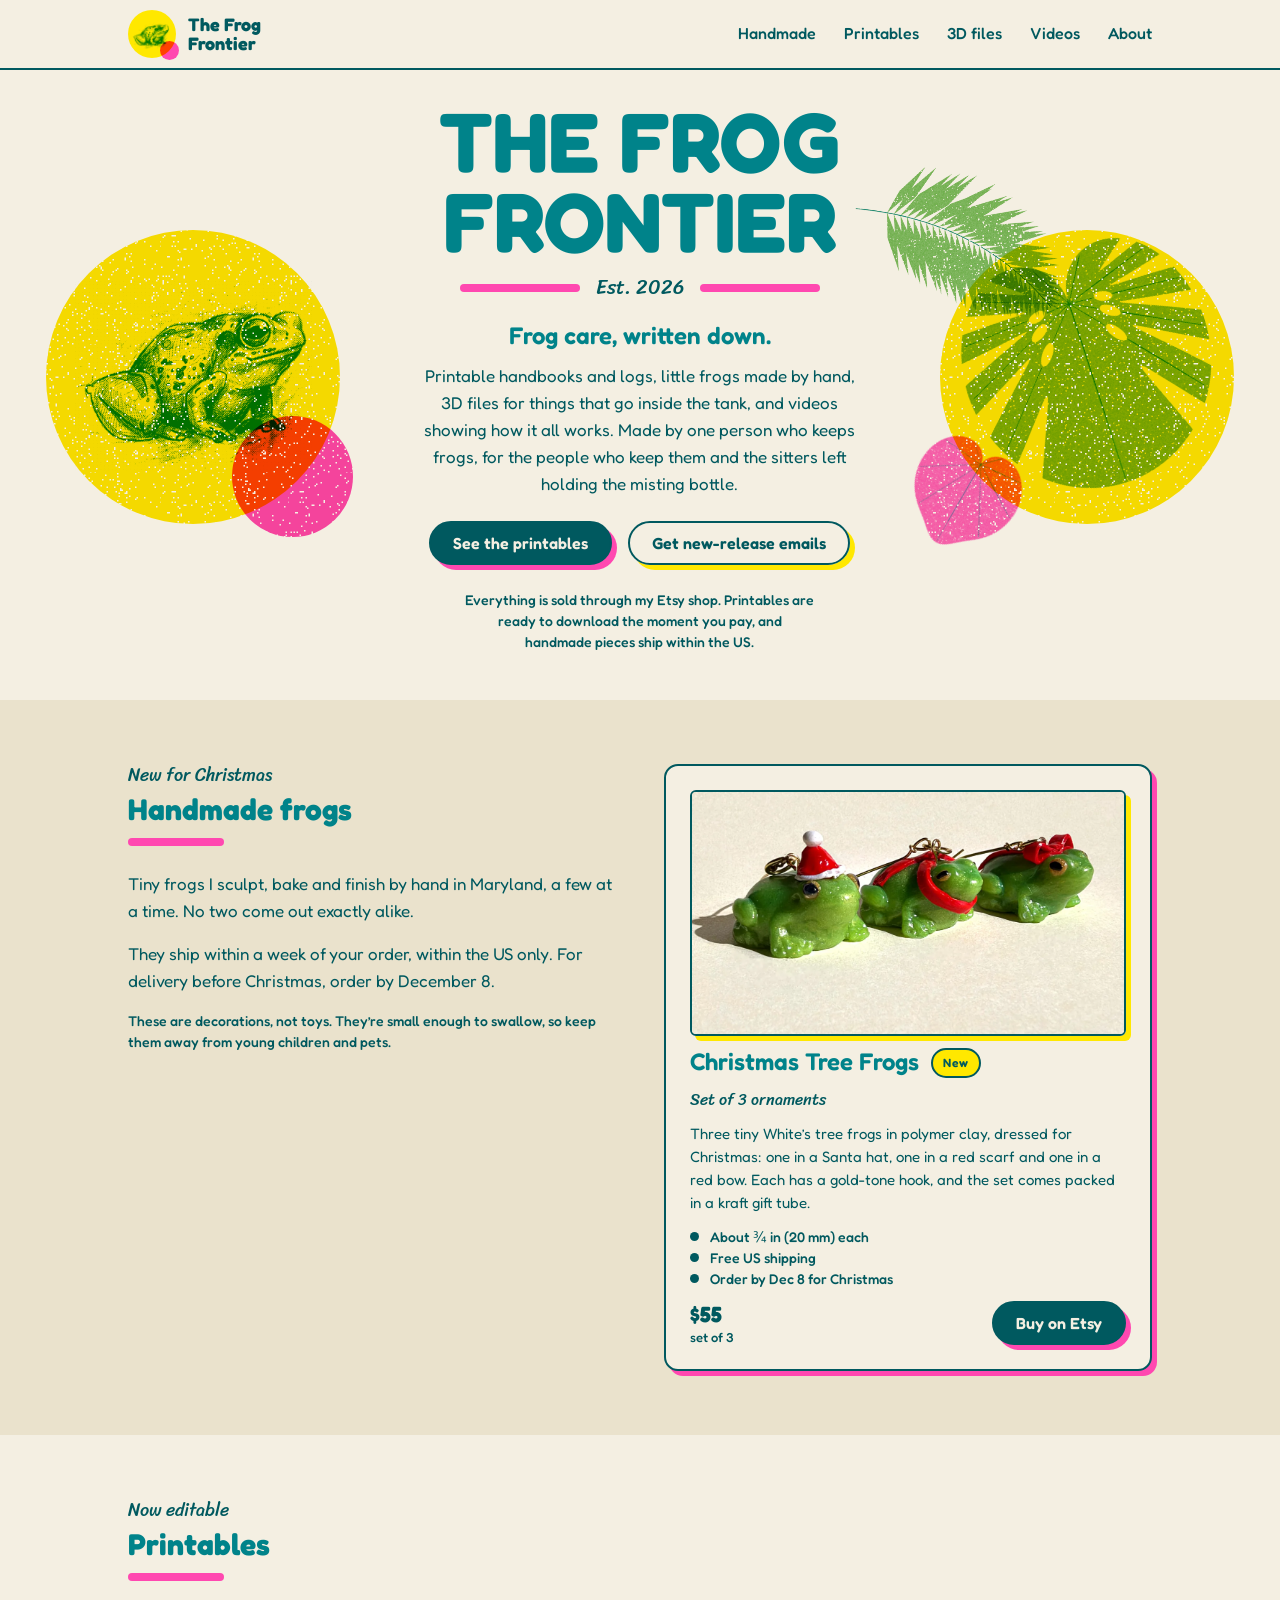
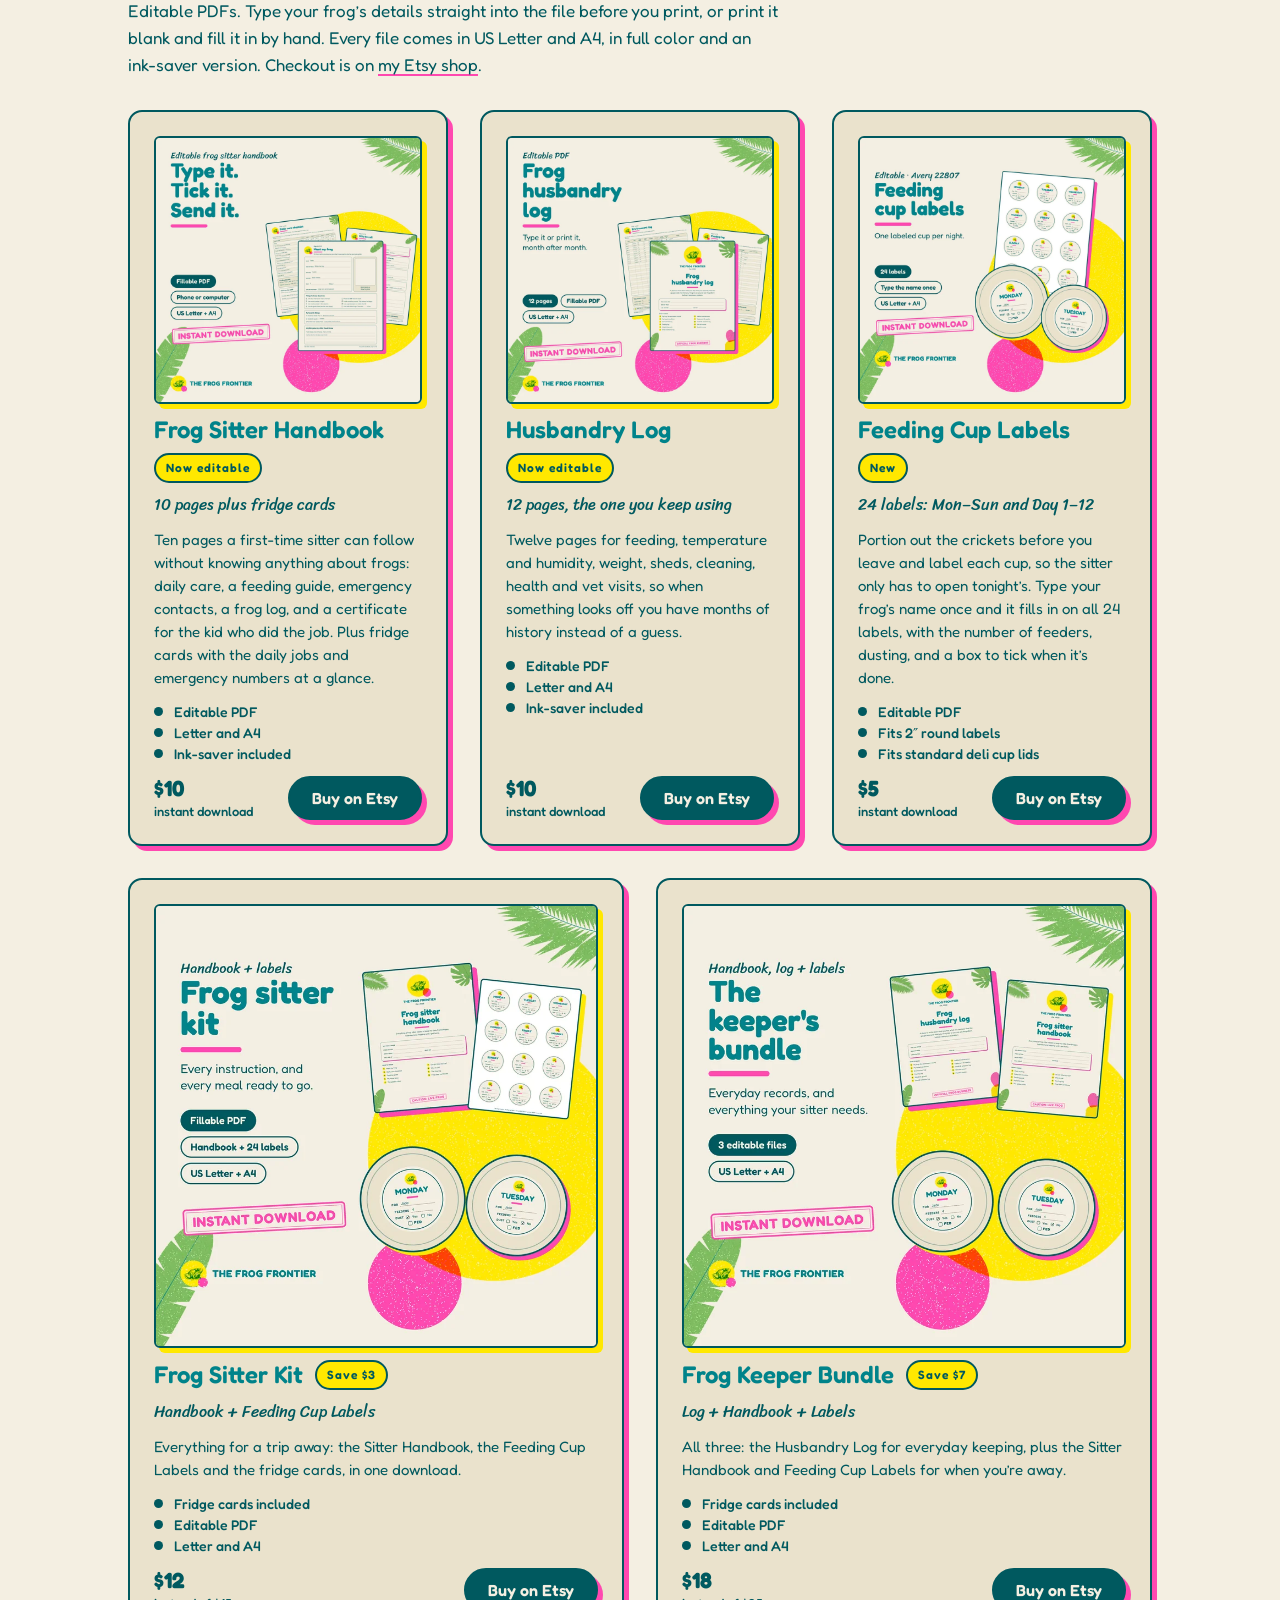
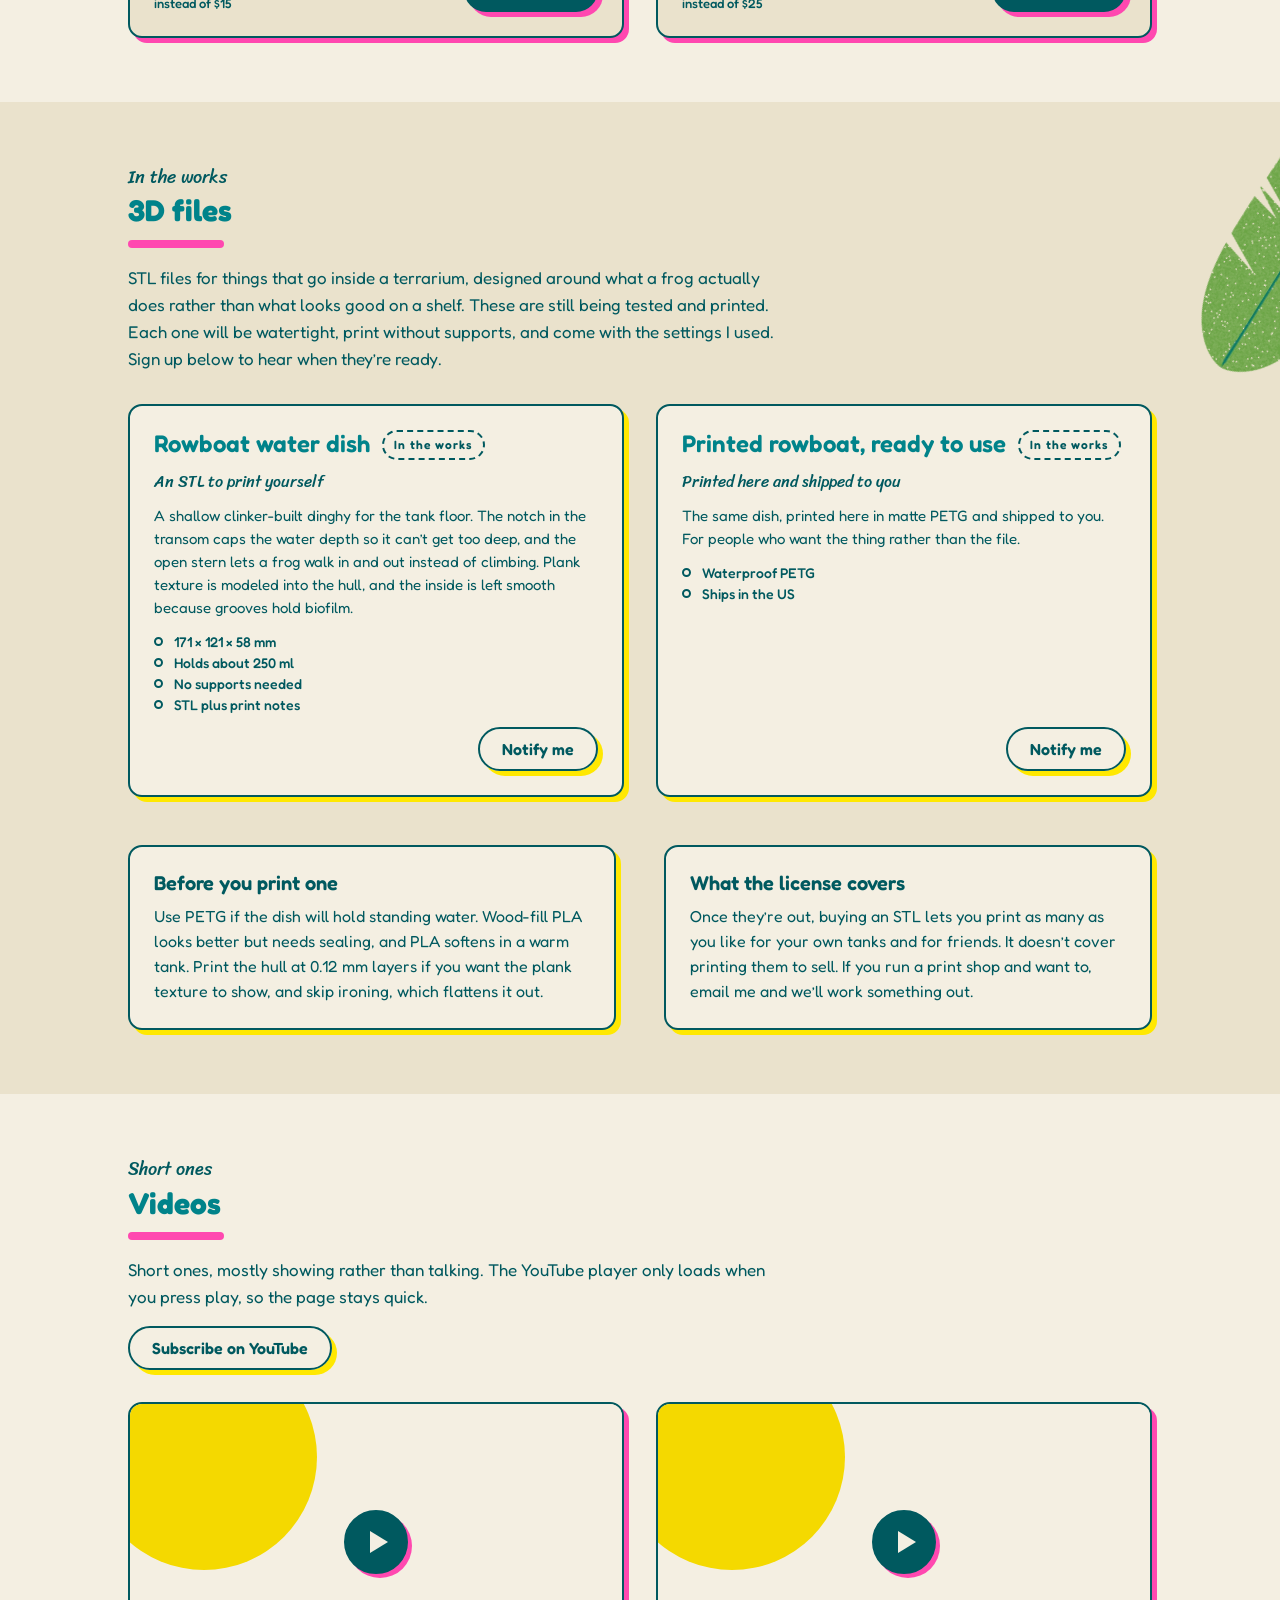
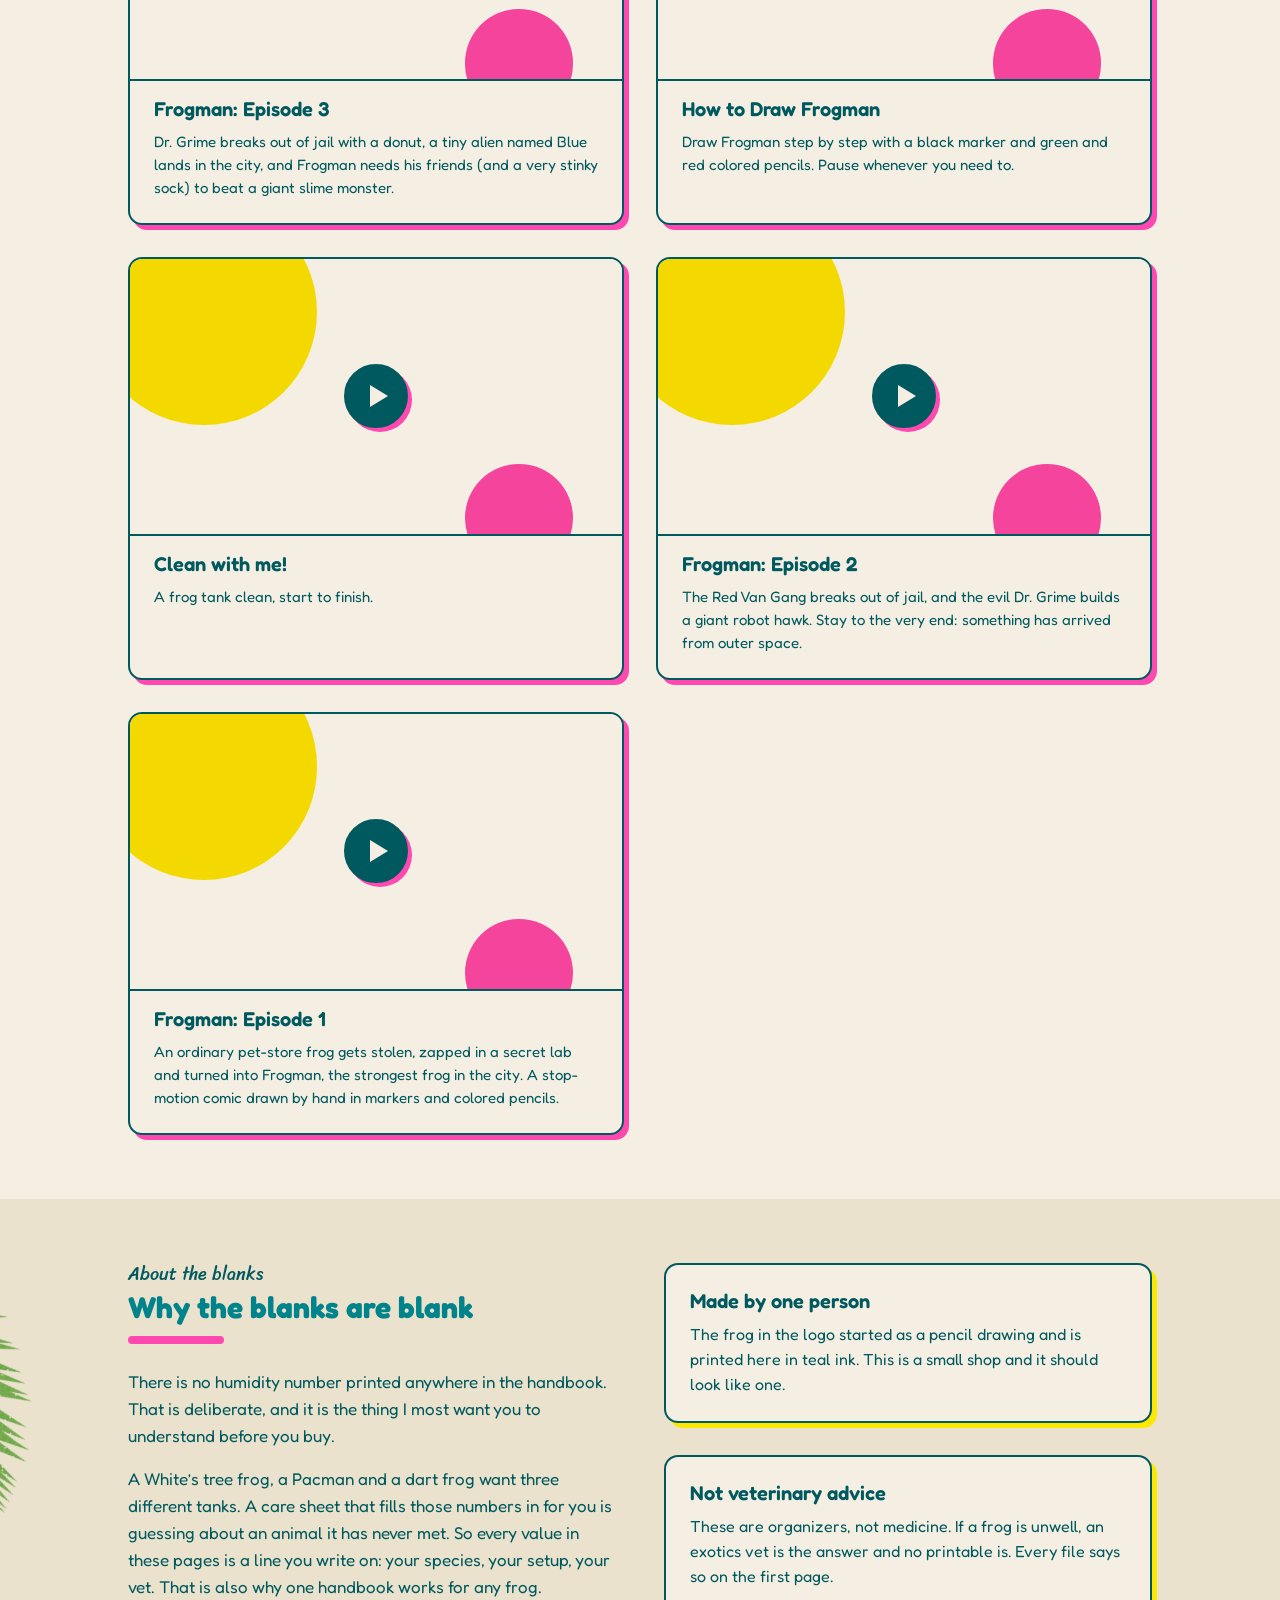
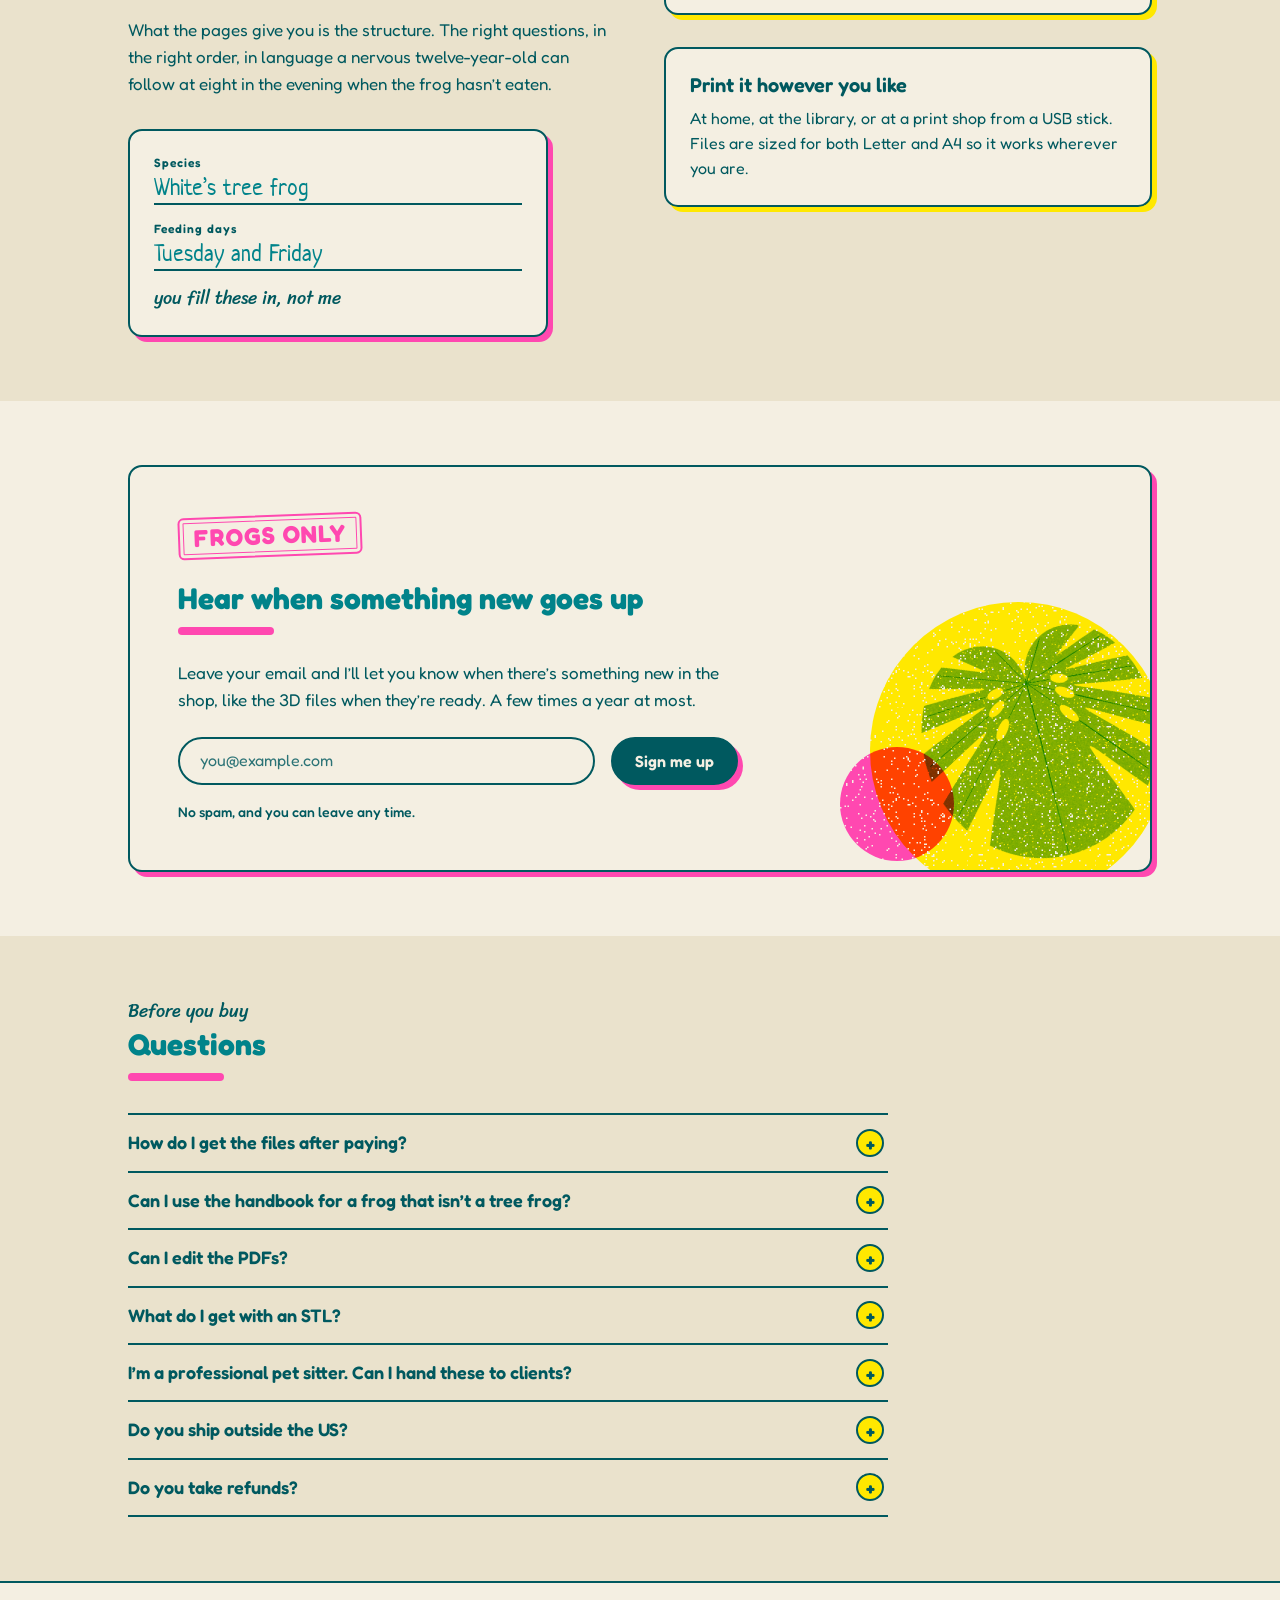
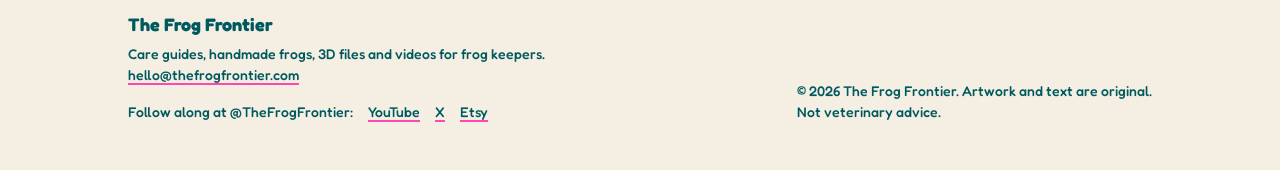
<file: public/index.html>
<!DOCTYPE html>
<!--
  THE FROG FRONTIER
  =================================================================
  Design: the November 2026 brand kit (risograph inks on cream paper).
  Brand colors, type and components live in site.css. Do not add
  colors or fonts here.

  Things you may still need to fill in: search for EMAIL.
  =================================================================
-->
<html lang="en">
<head>
<meta charset="utf-8">
<meta name="viewport" content="width=device-width, initial-scale=1">
<title>The Frog Frontier: frog care printables, handmade frogs, 3D files and videos</title>
<meta name="description" content="Editable printable care handbooks and logs, handmade polymer clay frog ornaments, 3D printable terrarium accessories, and videos for people who keep frogs.">
<meta name="theme-color" content="#F4EFE2">
<link rel="icon" href="assets/favicon.ico?v=2" sizes="any">
<link rel="apple-touch-icon" href="assets/apple-touch-icon.png?v=2">
<meta property="og:title" content="The Frog Frontier">
<meta property="og:description" content="Small goods for frog people: printable care guides, handmade frogs, 3D files and videos.">
<meta property="og:image" content="https://thefrogfrontier.com/assets/social-1200x630.jpg">
<meta property="og:type" content="website">
<link rel="preload" href="fonts/Fredoka.woff2" as="font" type="font/woff2" crossorigin>
<link rel="stylesheet" href="site.css">
</head>
<body>

<header class="bar">
  <div class="wrap">
    <a class="mark" href="#top">
      <span class="mark__logo" aria-hidden="true">
        <span class="ff-disc ff-disc--yellow" style="inset:0"></span>
        <span class="ff-disc ff-disc--pink" style="width:40%;right:-6%;bottom:-4%"></span>
        <img src="assets/frog-teal.webp" alt="" width="640" height="514" style="width:78%;left:9%;top:20%">
      </span>
      <span class="mark__name">The Frog<br>Frontier</span>
    </a>
    <nav class="nav" aria-label="Sections">
      <a href="#handmade">Handmade</a>
      <a href="#printables">Printables</a>
      <a href="#files" class="hide-sm">3D files</a>
      <a href="#videos" class="hide-xs">Videos</a>
      <a href="#about" class="hide-md">About</a>
    </nav>
  </div>
</header>

<main id="top">

  <!-- ==================================================== HERO -->
  <header class="ff-hero">
    <div class="ff-hero__side ff-grain">
      <span class="ff-disc ff-disc--yellow" style="inset:4%"></span>
      <span class="ff-disc ff-disc--pink" style="width:38%;right:0;bottom:0"></span>
      <img src="assets/frog-teal.webp" width="640" height="514" fetchpriority="high"
           alt="The Frog Frontier frog" style="width:74%;left:13%;top:20%">
    </div>

    <div>
      <h1 class="ff-hero__name">The Frog<br>Frontier</h1>
      <p class="ff-hero__est">Est. 2026</p>
      <div class="hero__copy">
        <p class="hero__lead">Frog care, written down.</p>
        <p>Printable handbooks and logs, little frogs made by hand, 3D files for things that
          go inside the tank, and videos showing how it all works. Made by one person who keeps frogs, for the people
          who keep them and the sitters left holding the misting bottle.</p>
        <div class="hero__actions">
          <a class="ff-btn" href="#printables">See the printables</a>
          <a class="ff-btn ff-btn--ghost" href="#updates">Get new-release emails</a>
        </div>
        <p class="hero__note">Everything is sold through my Etsy shop. Printables are ready to
          download the moment you pay, and handmade pieces ship within the US.</p>
      </div>
    </div>

    <div class="ff-hero__side ff-hero__side--leaves ff-grain" aria-hidden="true">
      <span class="ff-disc ff-disc--yellow" style="inset:4%"></span>
      <img src="assets/leaf-monstera.webp" alt="" width="680" height="653" style="width:78%;left:12%;top:10%;transform:rotate(-18deg)">
      <img src="assets/leaf-frond.webp" alt="" width="839" height="474" style="width:70%;left:-22%;top:-12%;transform:rotate(35deg)">
      <img src="assets/leaf-heart.webp" alt="" width="436" height="434" style="width:34%;left:-6%;bottom:-4%;transform:rotate(30deg)">
    </div>
  </header>

  <!-- ==================================================== HANDMADE -->
  <section class="section section--deep" id="handmade">
    <div class="wrap split">
      <div>
        <span class="ff-eyebrow">New for Christmas</span>
        <h2 class="ff-title">Handmade frogs</h2>
        <p style="margin-top:var(--space-6)">Tiny frogs I sculpt, bake and finish by hand in
          Maryland, a few at a time. No two come out exactly alike.</p>
        <p>They ship within a week of your order, within the US only. For delivery before
          Christmas, order by December 8.</p>
        <p class="fineprint">These are decorations, not toys. They&rsquo;re small enough to
          swallow, so keep them away from young children and pets.</p>
      </div>

      <article class="ff-card">
        <img class="card__photo" src="assets/ornaments-trio.webp" width="1200" height="675" loading="lazy"
             alt="Three small green polymer clay tree frogs in a row: one in a red Santa hat, one in a red scarf, one with a red bow, each with a gold hook.">
        <div class="card__top">
          <h3 class="ff-card__name">Christmas Tree Frogs</h3>
          <span class="tag">New</span>
        </div>
        <p class="ff-card__note">Set of 3 ornaments</p>
        <p class="ff-card__blurb">Three tiny White&rsquo;s tree frogs in polymer clay, dressed for
          Christmas: one in a Santa hat, one in a red scarf and one in a red bow. Each has a
          gold-tone hook, and the set comes packed in a kraft gift tube.</p>
        <ul class="spec">
          <li>About &frac34; in (20 mm) each</li>
          <li>Free US shipping</li>
          <li>Order by Dec 8 for Christmas</li>
        </ul>
        <div class="ff-card__row">
          <span class="ff-card__price">$55<small>set of 3</small></span>
          <a class="ff-btn" href="https://www.etsy.com/listing/4619547206/handmade-polymer-clay-tree-frog" data-link>Buy on Etsy</a>
        </div>
      </article>
    </div>
  </section>

  <!-- ==================================================== PRINTABLES -->
  <section class="section" id="printables">
    <div class="wrap">
      <div class="section__intro">
        <span class="ff-eyebrow">Now editable</span>
        <h2 class="ff-title">Printables</h2>
        <p>Editable PDFs. Type your frog&rsquo;s details straight into the file before you
          print, or print it blank and fill it in by hand. Every file comes in US Letter and
          A4, in full color and an ink-saver version. Checkout is on
          <a href="https://www.etsy.com/shop/TheFrogFrontier" data-link>my Etsy shop</a>.</p>
      </div>

      <!-- Each card's picture is its Etsy listing photo, saved square in assets/ as
           printable-*.webp. To change one, replace that file (or point the <img> at a new one). -->
      <ul class="grid grid--products">

        <li>
          <article class="ff-card">
            <img class="card__photo card__photo--square" src="assets/printable-handbook.webp" width="800" height="800" loading="lazy"
                 alt="The Frog Sitter Handbook: pages for meeting the frog, a daily care checklist and who to call, filled in with sample details.">
            <div class="card__top">
              <h3 class="ff-card__name">Frog Sitter Handbook</h3>
              <span class="tag">Now editable</span>
            </div>
            <p class="ff-card__note">10 pages plus fridge cards</p>
            <p class="ff-card__blurb">Ten pages a first-time sitter can follow without knowing anything
              about frogs: daily care, a feeding guide, emergency contacts, a frog log, and a
              certificate for the kid who did the job. Plus fridge cards with the daily jobs and
              emergency numbers at a glance.</p>
            <ul class="spec">
              <li>Editable PDF</li>
              <li>Letter and A4</li>
              <li>Ink-saver included</li>
            </ul>
            <div class="ff-card__row">
              <span class="ff-card__price">$10<small>instant download</small></span>
              <a class="ff-btn" href="https://www.etsy.com/listing/4591901030/editable-frog-sitter-handbook-fillable" data-link>Buy on Etsy</a>
            </div>
          </article>
        </li>

        <li>
          <article class="ff-card">
            <img class="card__photo card__photo--square" src="assets/printable-log.webp" width="800" height="800" loading="lazy"
                 alt="The Frog Husbandry Log: the cover, an environment log and a feeding log, filled in with sample readings.">
            <div class="card__top">
              <h3 class="ff-card__name">Husbandry Log</h3>
              <span class="tag">Now editable</span>
            </div>
            <p class="ff-card__note">12 pages, the one you keep using</p>
            <p class="ff-card__blurb">Twelve pages for feeding, temperature and humidity, weight, sheds,
              cleaning, health and vet visits, so when something looks off you have months of
              history instead of a guess.</p>
            <ul class="spec">
              <li>Editable PDF</li>
              <li>Letter and A4</li>
              <li>Ink-saver included</li>
            </ul>
            <div class="ff-card__row">
              <span class="ff-card__price">$10<small>instant download</small></span>
              <a class="ff-btn" href="https://www.etsy.com/listing/4591928135/editable-frog-husbandry-log-fillable-pdf" data-link>Buy on Etsy</a>
            </div>
          </article>
        </li>

        <li>
          <article class="ff-card">
            <img class="card__photo card__photo--square" src="assets/printable-labels.webp" width="800" height="800" loading="lazy"
                 alt="A sheet of round feeding cup labels, one for each day of the week, with two of them on deli cup lids.">
            <div class="card__top">
              <h3 class="ff-card__name">Feeding Cup Labels</h3>
              <span class="tag">New</span>
            </div>
            <p class="ff-card__note">24 labels: Mon&ndash;Sun and Day 1&ndash;12</p>
            <p class="ff-card__blurb">Portion out the crickets before you leave and label each cup, so the
              sitter only has to open tonight&rsquo;s. Type your frog&rsquo;s name once and it fills
              in on all 24 labels, with the number of feeders, dusting, and a box to tick when
              it&rsquo;s done.</p>
            <ul class="spec">
              <li>Editable PDF</li>
              <li>Fits 2&Prime; round labels</li>
              <li>Fits standard deli cup lids</li>
            </ul>
            <div class="ff-card__row">
              <span class="ff-card__price">$5<small>instant download</small></span>
              <a class="ff-btn" href="https://www.etsy.com/listing/4591928776/feeding-cup-labels-for-pet-sitter" data-link>Buy on Etsy</a>
            </div>
          </article>
        </li>

        <li class="wide">
          <article class="ff-card">
            <img class="card__photo card__photo--square" src="assets/printable-kit.webp" width="800" height="800" loading="lazy"
                 alt="The Frog Sitter Kit: the sitter handbook cover beside a sheet of feeding cup labels and two labeled cup lids.">
            <div class="card__top">
              <h3 class="ff-card__name">Frog Sitter Kit</h3>
              <span class="tag">Save $3</span>
            </div>
            <p class="ff-card__note">Handbook + Feeding Cup Labels</p>
            <p class="ff-card__blurb">Everything for a trip away: the Sitter Handbook, the Feeding Cup
              Labels and the fridge cards, in one download.</p>
            <ul class="spec">
              <li>Fridge cards included</li>
              <li>Editable PDF</li>
              <li>Letter and A4</li>
            </ul>
            <div class="ff-card__row">
              <span class="ff-card__price">$12<small>instead of $15</small></span>
              <a class="ff-btn" href="https://www.etsy.com/listing/4591921239/editable-frog-sitter-kit-care-handbook" data-link>Buy on Etsy</a>
            </div>
          </article>
        </li>

        <li class="wide">
          <article class="ff-card">
            <img class="card__photo card__photo--square" src="assets/printable-bundle.webp" width="800" height="800" loading="lazy"
                 alt="The keeper&rsquo;s bundle: the husbandry log and sitter handbook covers with two labeled feeding cup lids.">
            <div class="card__top">
              <h3 class="ff-card__name">Frog Keeper Bundle</h3>
              <span class="tag">Save $7</span>
            </div>
            <p class="ff-card__note">Log + Handbook + Labels</p>
            <p class="ff-card__blurb">All three: the Husbandry Log for everyday keeping, plus the Sitter
              Handbook and Feeding Cup Labels for when you&rsquo;re away.</p>
            <ul class="spec">
              <li>Fridge cards included</li>
              <li>Editable PDF</li>
              <li>Letter and A4</li>
            </ul>
            <div class="ff-card__row">
              <span class="ff-card__price">$18<small>instead of $25</small></span>
              <a class="ff-btn" href="https://www.etsy.com/listing/4591949542/frog-keeper-bundle-editable-frog-sitter" data-link>Buy on Etsy</a>
            </div>
          </article>
        </li>

      </ul>
    </div>
  </section>

  <!-- ==================================================== 3D FILES -->
  <section class="section section--deep" id="files">
    <img class="leafy" src="assets/leaf-banana.webp" alt="" width="900" height="272" loading="lazy"
         style="width:420px;right:-262px;top:24px;transform:rotate(-58deg)">
    <div class="wrap">
      <div class="section__intro">
        <span class="ff-eyebrow">In the works</span>
        <h2 class="ff-title">3D files</h2>
        <p>STL files for things that go inside a terrarium, designed around what a frog
          actually does rather than what looks good on a shelf. These are still being tested
          and printed. Each one will be watertight, print without supports, and come with the
          settings I used. Sign up below to hear when they&rsquo;re ready.</p>
      </div>

      <ul class="grid">
        <li>
          <article class="ff-card ff-card--soon">
            <div class="card__top">
              <h3 class="ff-card__name">Rowboat water dish</h3>
              <span class="tag tag--soon">In the works</span>
            </div>
            <p class="ff-card__note">An STL to print yourself</p>
            <p class="ff-card__blurb">A shallow clinker-built dinghy for the tank floor. The notch in the
              transom caps the water depth so it can&rsquo;t get too deep, and the open stern lets a
              frog walk in and out instead of climbing. Plank texture is modeled into the hull, and
              the inside is left smooth because grooves hold biofilm.</p>
            <ul class="spec">
              <li>171 &times; 121 &times; 58 mm</li>
              <li>Holds about 250 ml</li>
              <li>No supports needed</li>
              <li>STL plus print notes</li>
            </ul>
            <div class="ff-card__row">
              <span></span>
              <!-- When the STL is ready: add a price in <span class="ff-card__price">
                   and swap this for a "Buy on Etsy" ff-btn like the printable cards. -->
              <a class="ff-btn ff-btn--ghost" href="#updates">Notify me</a>
            </div>
          </article>
        </li>
        <li>
          <article class="ff-card ff-card--soon">
            <div class="card__top">
              <h3 class="ff-card__name">Printed rowboat, ready to use</h3>
              <span class="tag tag--soon">In the works</span>
            </div>
            <p class="ff-card__note">Printed here and shipped to you</p>
            <p class="ff-card__blurb">The same dish, printed here in matte PETG and shipped to you. For
              people who want the thing rather than the file.</p>
            <ul class="spec">
              <li>Waterproof PETG</li>
              <li>Ships in the US</li>
            </ul>
            <div class="ff-card__row">
              <span></span>
              <a class="ff-btn ff-btn--ghost" href="#updates">Notify me</a>
            </div>
          </article>
        </li>
      </ul>

      <div class="split" style="margin-top:var(--space-12)">
        <div class="note">
          <h3 class="subhead">Before you print one</h3>
          <p>Use PETG if the dish will hold standing water. Wood-fill PLA looks better but
            needs sealing, and PLA softens in a warm tank. Print the hull at 0.12 mm layers
            if you want the plank texture to show, and skip ironing, which flattens it out.</p>
        </div>
        <div class="note">
          <h3 class="subhead">What the license covers</h3>
          <p>Once they&rsquo;re out, buying an STL lets you print as many as you like for
            your own tanks and for friends. It doesn&rsquo;t cover printing them to sell. If
            you run a print shop and want to, email me and we&rsquo;ll work something out.</p>
        </div>
      </div>
    </div>
  </section>

  <!-- ==================================================== VIDEOS -->
  <section class="section" id="videos">
    <div class="wrap">
      <div class="section__intro">
        <span class="ff-eyebrow">Short ones</span>
        <h2 class="ff-title">Videos</h2>
        <p>Short ones, mostly showing rather than talking. The YouTube player only loads
          when you press play, so the page stays quick.</p>
        <p><a class="ff-btn ff-btn--ghost" href="https://www.youtube.com/@TheFrogFrontier" data-link>Subscribe on YouTube</a></p>
      </div>

      <!-- To add a video: copy the <li> below and change the 11-character YouTube ID in
           both data-yt and the img address, plus the aria-label, heading and blurb. -->
      <ul class="grid">
        <li>
          <div class="film">
            <button class="film__frame" data-yt="-5-kl3lgSmk" aria-label="Play: Frogman, Episode 3">
              <span class="ff-disc ff-disc--yellow" style="width:46%;left:-8%;top:-22%"></span>
              <span class="ff-disc ff-disc--pink" style="width:22%;right:10%;bottom:-14%"></span>
              <img src="https://i.ytimg.com/vi/-5-kl3lgSmk/hqdefault.jpg" alt="" loading="lazy" onerror="this.remove()">
              <span class="film__play"></span>
            </button>
            <div class="film__body">
              <h3 class="subhead">Frogman: Episode 3</h3>
              <p>Dr. Grime breaks out of jail with a donut, a tiny alien named Blue lands in the
                city, and Frogman needs his friends (and a very stinky sock) to beat a giant
                slime monster.</p>
            </div>
          </div>
        </li>
        <li>
          <div class="film">
            <button class="film__frame" data-yt="4AIvnbysb-Y" aria-label="Play: How to draw Frogman">
              <span class="ff-disc ff-disc--yellow" style="width:46%;left:-8%;top:-22%"></span>
              <span class="ff-disc ff-disc--pink" style="width:22%;right:10%;bottom:-14%"></span>
              <img src="https://i.ytimg.com/vi/4AIvnbysb-Y/hqdefault.jpg" alt="" loading="lazy" onerror="this.remove()">
              <span class="film__play"></span>
            </button>
            <div class="film__body">
              <h3 class="subhead">How to Draw Frogman</h3>
              <p>Draw Frogman step by step with a black marker and green and red colored pencils.
                Pause whenever you need to.</p>
            </div>
          </div>
        </li>
        <li>
          <div class="film">
            <button class="film__frame" data-yt="WEqPIaZI05c" aria-label="Play: Clean with me">
              <span class="ff-disc ff-disc--yellow" style="width:46%;left:-8%;top:-22%"></span>
              <span class="ff-disc ff-disc--pink" style="width:22%;right:10%;bottom:-14%"></span>
              <img src="https://i.ytimg.com/vi/WEqPIaZI05c/hqdefault.jpg" alt="" loading="lazy" onerror="this.remove()">
              <span class="film__play"></span>
            </button>
            <div class="film__body">
              <h3 class="subhead">Clean with me!</h3>
              <p>A frog tank clean, start to finish.</p>
            </div>
          </div>
        </li>
        <li>
          <div class="film">
            <button class="film__frame" data-yt="ECr4K0IUPy0" aria-label="Play: Frogman, Episode 2">
              <span class="ff-disc ff-disc--yellow" style="width:46%;left:-8%;top:-22%"></span>
              <span class="ff-disc ff-disc--pink" style="width:22%;right:10%;bottom:-14%"></span>
              <img src="https://i.ytimg.com/vi/ECr4K0IUPy0/hqdefault.jpg" alt="" loading="lazy" onerror="this.remove()">
              <span class="film__play"></span>
            </button>
            <div class="film__body">
              <h3 class="subhead">Frogman: Episode 2</h3>
              <p>The Red Van Gang breaks out of jail, and the evil Dr. Grime builds a giant robot hawk.
                Stay to the very end: something has arrived from outer space.</p>
            </div>
          </div>
        </li>
        <li>
          <div class="film">
            <button class="film__frame" data-yt="EP2jCnmTftc" aria-label="Play: Frogman, Episode 1">
              <span class="ff-disc ff-disc--yellow" style="width:46%;left:-8%;top:-22%"></span>
              <span class="ff-disc ff-disc--pink" style="width:22%;right:10%;bottom:-14%"></span>
              <img src="https://i.ytimg.com/vi/EP2jCnmTftc/hqdefault.jpg" alt="" loading="lazy" onerror="this.remove()">
              <span class="film__play"></span>
            </button>
            <div class="film__body">
              <h3 class="subhead">Frogman: Episode 1</h3>
              <p>An ordinary pet-store frog gets stolen, zapped in a secret lab and turned into
                Frogman, the strongest frog in the city. A stop-motion comic drawn by hand in
                markers and colored pencils.</p>
            </div>
          </div>
        </li>
      </ul>
    </div>
  </section>

  <!-- ==================================================== ABOUT -->
  <section class="section section--deep" id="about">
    <img class="leafy" src="assets/leaf-frond.webp" alt="" width="839" height="474" loading="lazy"
         style="width:400px;left:-300px;top:40px;transform:rotate(62deg)">
    <div class="wrap split">
      <div>
        <span class="ff-eyebrow">About the blanks</span>
        <h2 class="ff-title">Why the blanks are blank</h2>
        <p style="margin-top:var(--space-6)">There is no humidity number printed anywhere in the
          handbook. That is deliberate, and it is the thing I most want you to understand before
          you buy.</p>
        <p>A White&rsquo;s tree frog, a Pacman and a dart frog want three different tanks.
          A care sheet that fills those numbers in for you is guessing about an animal it has
          never met. So every value in these pages is a line you write on: your species, your
          setup, your vet. That is also why one handbook works for any frog.</p>
        <p>What the pages give you is the structure. The right questions, in the right order,
          in language a nervous twelve-year-old can follow at eight in the evening when the
          frog hasn&rsquo;t eaten.</p>

        <div class="sample">
          <span class="sample__label">Species</span>
          <div class="sample__line">White&rsquo;s tree frog</div>
          <span class="sample__label">Feeding days</span>
          <div class="sample__line">Tuesday and Friday</div>
          <p class="sample__cap">you fill these in, not me</p>
        </div>
      </div>

      <div class="stack">
        <div class="note">
          <h3 class="subhead">Made by one person</h3>
          <p>The frog in the logo started as a pencil drawing and is printed here in teal ink.
            This is a small shop and it should look like one.</p>
        </div>
        <div class="note">
          <h3 class="subhead">Not veterinary advice</h3>
          <p>These are organizers, not medicine. If a frog is unwell, an exotics vet is the
            answer and no printable is. Every file says so on the first page.</p>
        </div>
        <div class="note">
          <h3 class="subhead">Print it however you like</h3>
          <p>At home, at the library, or at a print shop from a USB stick. Files are sized for
            both Letter and A4 so it works wherever you are.</p>
        </div>
      </div>
    </div>
  </section>

  <!-- ==================================================== EMAIL UPDATES -->
  <section class="section" id="updates">
    <div class="wrap">
      <div class="signup">
        <div class="signup__art ff-grain" aria-hidden="true">
          <span class="ff-disc ff-disc--yellow" style="width:78%;left:8%;top:6%"></span>
          <span class="ff-disc ff-disc--pink" style="width:30%;left:0;top:44%"></span>
          <img src="assets/leaf-monstera.webp" alt="" width="680" height="653" loading="lazy" style="width:62%;left:22%;top:14%;transform:rotate(-14deg)">
        </div>
        <div class="signup__copy">
          <span class="ff-stamp">Frogs only</span>
          <h2 class="ff-title">Hear when something new goes up</h2>
          <p style="margin-top:var(--space-6)">Leave your email and I&rsquo;ll let you know when
            there&rsquo;s something new in the shop, like the 3D files when they&rsquo;re ready.
            A few times a year at most.</p>
          <!-- FORM_ACTION: paste your mailing list's form address into data-list-action.
               Works with either service, it detects which from the address:
                 Kit:        your form, then Publish, then HTML; copy the action="..." value
                             e.g. https://app.kit.com/forms/1234567/subscriptions
                 Buttondown: https://buttondown.com/api/emails/embed-subscribe/YOUR-USERNAME
               Until it's filled in, the form falls back to opening the visitor's
               mail app, so the page never has a broken button. -->
          <form id="signup" action="mailto:hello@thefrogfrontier.com" method="post" enctype="text/plain"
                data-list-action="https://buttondown.com/api/emails/embed-subscribe/thefrogfrontier">
            <label for="email" class="sr-only">Email address</label>
            <input id="email" type="email" name="email_address" placeholder="you@example.com"
                   autocomplete="email" required>
            <button class="ff-btn" type="submit">Sign me up</button>
          </form>
          <p class="fineprint">No spam, and you can leave any time.</p>
        </div>
      </div>
    </div>
  </section>

  <!-- ==================================================== QUESTIONS -->
  <section class="section section--deep">
    <div class="wrap">
      <div class="faq">
        <div class="section__intro">
          <span class="ff-eyebrow">Before you buy</span>
          <h2 class="ff-title">Questions</h2>
        </div>

        <details>
          <summary>How do I get the files after paying?</summary>
          <p>Etsy shows a download link as soon as your payment goes through, and emails you
            one too. The files stay in your Etsy account under <strong>Purchases</strong>, so
            you can download them again any time.</p>
        </details>

        <details>
          <summary>Can I use the handbook for a frog that isn&rsquo;t a tree frog?</summary>
          <p>Yes. Because the care values are blanks you fill in, the same handbook works for a
            Pacman, a dart frog, a toad, or anything else you keep. If you keep more than one,
            print a second copy of the two pages that describe an individual animal.</p>
        </details>

        <details>
          <summary>Can I edit the PDFs?</summary>
          <p>Yes. Download the file first, then open it in Adobe Acrobat Reader (free),
            Preview on a Mac, or the Files app on iPhone and iPad, and click into any blank to
            type. Some browser and phone viewers let you type but don&rsquo;t save what you
            typed, so save a copy before you close it. You can still print it blank and fill it
            in by hand, which is handy when a sitter wants to jot a note at the tank.</p>
        </details>

        <details>
          <summary>What do I get with an STL?</summary>
          <p>The mesh file itself, plus a short notes page with the material, layer height and
            orientation I use. No slicer profile, because those don&rsquo;t travel well between
            machines.</p>
        </details>

        <details>
          <summary>I&rsquo;m a professional pet sitter. Can I hand these to clients?</summary>
          <p>The standard license covers printing copies for your own frog and your own sitter.
            For handing them out across a pet-sitting business, email me and I&rsquo;ll sort
            out a commercial license.</p>
        </details>

        <details>
          <summary>Do you ship outside the US?</summary>
          <p>Not yet. Handmade pieces ship within the United States only. Printables are
            downloads, so they work anywhere.</p>
        </details>

        <details>
          <summary>Do you take refunds?</summary>
          <p>Digital files can&rsquo;t really be returned once they&rsquo;re delivered. But if
            something won&rsquo;t open or prints wrong, message me on Etsy and I&rsquo;ll fix
            it or refund you.</p>
          <p>Handmade pieces can be returned within 14 days of delivery. You pay the return
            shipping, and please send them back in their original tube so they arrive safely.
            If an order arrives damaged, message me on Etsy with a photo and I&rsquo;ll make
            it right.</p>
        </details>
      </div>
    </div>
  </section>

</main>

<footer class="foot">
  <div class="wrap">
    <div>
      <p class="foot__name">The Frog Frontier</p>
      <p>Care guides, handmade frogs, 3D files and videos for frog keepers.<br>
        <!-- EMAIL -->
        <a href="mailto:hello@thefrogfrontier.com">hello@thefrogfrontier.com</a></p>
      <p class="follow">Follow along at @TheFrogFrontier:
        <a href="https://www.youtube.com/@TheFrogFrontier" data-link>YouTube</a>
        <a href="https://x.com/TheFrogFrontier" data-link>X</a>
        <a href="https://www.etsy.com/shop/TheFrogFrontier" data-link>Etsy</a></p>
    </div>
    <div>
      <p>&copy; <span id="yr">2026</span> The Frog Frontier. Artwork and text are original.<br>
        Not veterinary advice.</p>
    </div>
  </div>
</footer>

<script>
(function () {
  'use strict';

  var yr = document.getElementById('yr');
  if (yr) { yr.textContent = new Date().getFullYear(); }

  /* Not every environment ships a full console. Preview panes and in-app
     browsers often stub it with only a couple of methods, and calling a
     missing one throws, which is worse than the message was useful. */
  function say(kind, a, b) {
    try {
      var c = window.console;
      if (!c) { return; }
      var fn = (typeof c[kind] === 'function') ? c[kind] : c.log;
      if (typeof fn === 'function') { fn.call(c, a, b); }
    } catch (e) { /* logging must never be the thing that breaks */ }
  }

  /* Outside links open in a new tab. A link still on a "#PLACEHOLDER"
     address is greyed out (buttons) or hidden (plain links), so nothing
     on the page leads nowhere. */
  try {
    document.querySelectorAll('a[data-link]').forEach(function (a) {
      var h = a.getAttribute('href') || '';
      if (/^https?:\/\//.test(h)) {
        a.setAttribute('target', '_blank');
        a.setAttribute('rel', 'noopener');
        return;
      }
      if (a.classList.contains('ff-btn')) {
        a.classList.add('link-pending');
        a.setAttribute('aria-disabled', 'true');
        a.removeAttribute('href');
      } else if (a.parentNode && a.parentNode.classList && a.parentNode.classList.contains('follow')) {
        a.hidden = true;
      } else {
        a.replaceWith(document.createTextNode(a.textContent));
      }
    });
    var f = document.querySelector('.follow');
    if (f && !f.querySelector('a:not([hidden])')) { f.hidden = true; }
  } catch (e) { say('warn', '[Frog Frontier] link setup skipped:', e); }

  /* Signup form: once a mailing-list address is pasted in, point the form at
     it. Kit and Buttondown name the email field differently, and Buttondown
     needs an extra hidden field, so set those to match the service. */
  try {
    var form = document.getElementById('signup');
    var to = form && form.getAttribute('data-list-action');
    if (to && /^https:\/\//.test(to)) {
      form.setAttribute('action', to);
      form.removeAttribute('enctype');
      var field = document.getElementById('email');
      if (/buttondown\.(com|email)/.test(to)) {
        field.name = 'email';
        var h = document.createElement('input');
        h.type = 'hidden'; h.name = 'embed'; h.value = '1';
        form.appendChild(h);
      } else {
        field.name = 'email_address';
      }
    }
  } catch (e) { say('warn', '[Frog Frontier] signup setup skipped:', e); }

  /* YouTube: nothing is requested from Google until someone presses play,
     and playback uses the no-cookie host. */
  try {
    document.querySelectorAll('.film__frame[data-yt]').forEach(function (btn) {
      btn.addEventListener('click', function () {
        var id = btn.dataset.yt;
        if (/^VIDEO_ID/.test(id)) {
          say('info', '[Frog Frontier] Replace data-yt="' + id + '" with a real YouTube video ID.');
          return;
        }
        var frame = document.createElement('iframe');
        frame.src = 'https://www.youtube-nocookie.com/embed/' + encodeURIComponent(id) + '?autoplay=1&rel=0';
        frame.title = btn.getAttribute('aria-label').replace(/^Play:\s*/, '');
        frame.allow = 'accelerometer; autoplay; encrypted-media; picture-in-picture; web-share';
        frame.allowFullscreen = true;
        var holder = document.createElement('div');
        holder.className = 'film__frame';
        holder.style.cursor = 'default';
        holder.appendChild(frame);
        btn.replaceWith(holder);
      });
    });
  } catch (e) { say('warn', '[Frog Frontier] video players unavailable:', e); }

})();
</script>
</body>
</html>
</file>
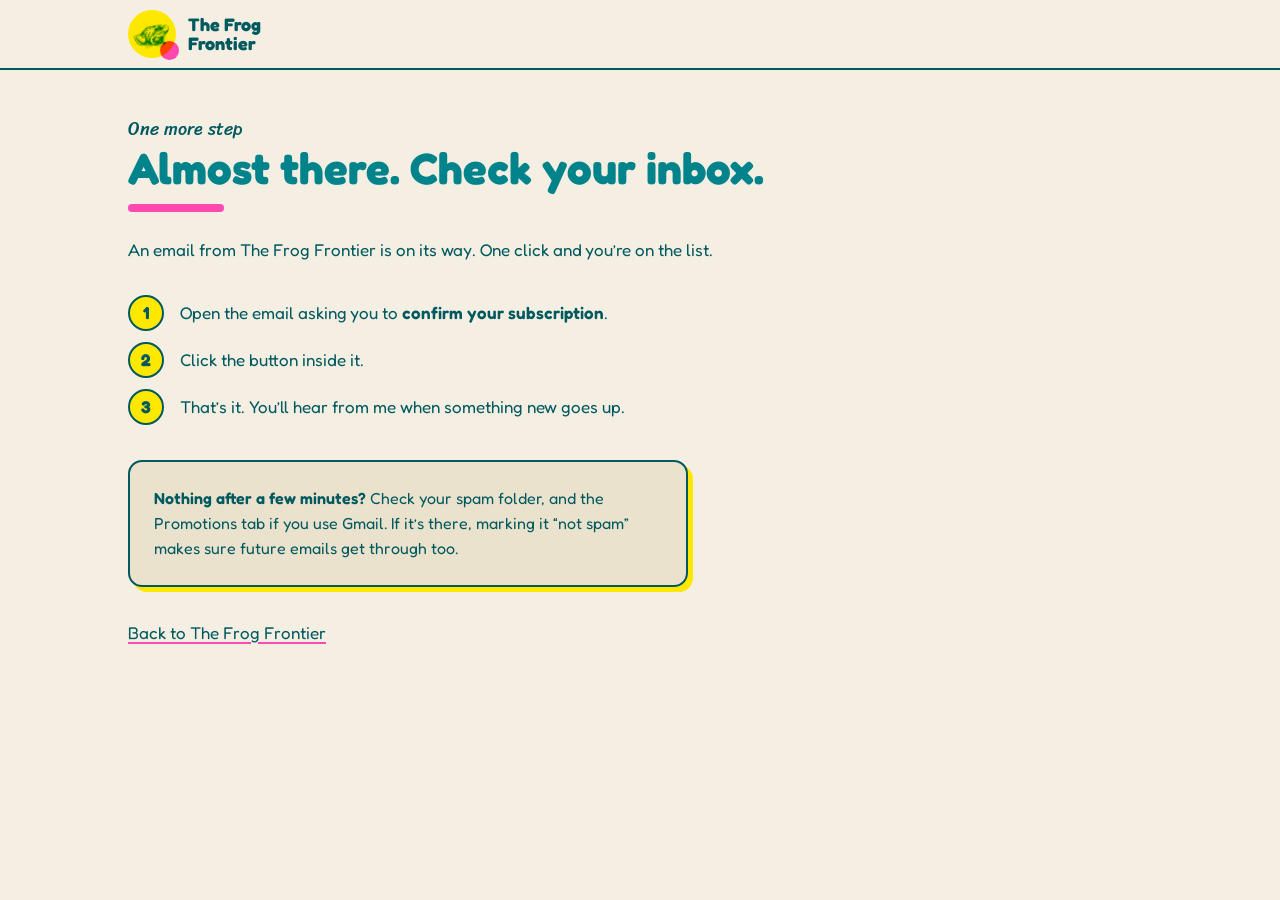
<file: public/check-your-inbox/index.html>
<!DOCTYPE html>
<!--
  Shown right after someone submits the signup form, before they confirm.
  Set the provider's "after confirming" redirect to the home page:
  https://thefrogfrontier.com/
  Point your mailing-list provider's "after subscribing" redirect at:
  https://thefrogfrontier.com/check-your-inbox/
-->
<html lang="en">
<head>
<meta charset="utf-8">
<meta name="viewport" content="width=device-width, initial-scale=1">
<meta name="robots" content="noindex, nofollow">
<title>Check your inbox | The Frog Frontier</title>
<meta name="theme-color" content="#F4EFE2">
<link rel="icon" href="../assets/favicon.ico?v=2" sizes="any">
<link rel="apple-touch-icon" href="../assets/apple-touch-icon.png?v=2">
<link rel="preload" href="../fonts/Fredoka.woff2" as="font" type="font/woff2" crossorigin>
<link rel="stylesheet" href="../site.css">
</head>
<body>

<header class="bar">
  <div class="wrap">
    <a class="mark" href="/">
      <span class="mark__logo" aria-hidden="true">
        <span class="ff-disc ff-disc--yellow" style="inset:0"></span>
        <span class="ff-disc ff-disc--pink" style="width:40%;right:-6%;bottom:-4%"></span>
        <img src="../assets/frog-teal.webp" alt="" width="640" height="514" style="width:78%;left:9%;top:20%">
      </span>
      <span class="mark__name">The Frog<br>Frontier</span>
    </a>
  </div>
</header>

<main>
  <section class="page">
    <div class="wrap">
      <span class="ff-eyebrow">One more step</span>
      <h1>Almost there. Check your inbox.</h1>
      <p class="lede">An email from The Frog Frontier is on its way. One click and you&rsquo;re
        on the list.</p>

      <ol class="steps">
        <li>Open the email asking you to <strong>confirm your subscription</strong>.</li>
        <li>Click the button inside it.</li>
        <li>That&rsquo;s it. You&rsquo;ll hear from me when something new goes up.</li>
      </ol>

      <div class="note" style="margin-top:var(--space-6);max-width:560px">
        <p><strong>Nothing after a few minutes?</strong> Check your spam folder, and the
          Promotions tab if you use Gmail. If it&rsquo;s there, marking it &ldquo;not spam&rdquo;
          makes sure future emails get through too.</p>
      </div>

      <p style="margin-top:var(--space-8)"><a href="/">Back to The Frog Frontier</a></p>
    </div>
  </section>
</main>
</body>
</html>
</file>
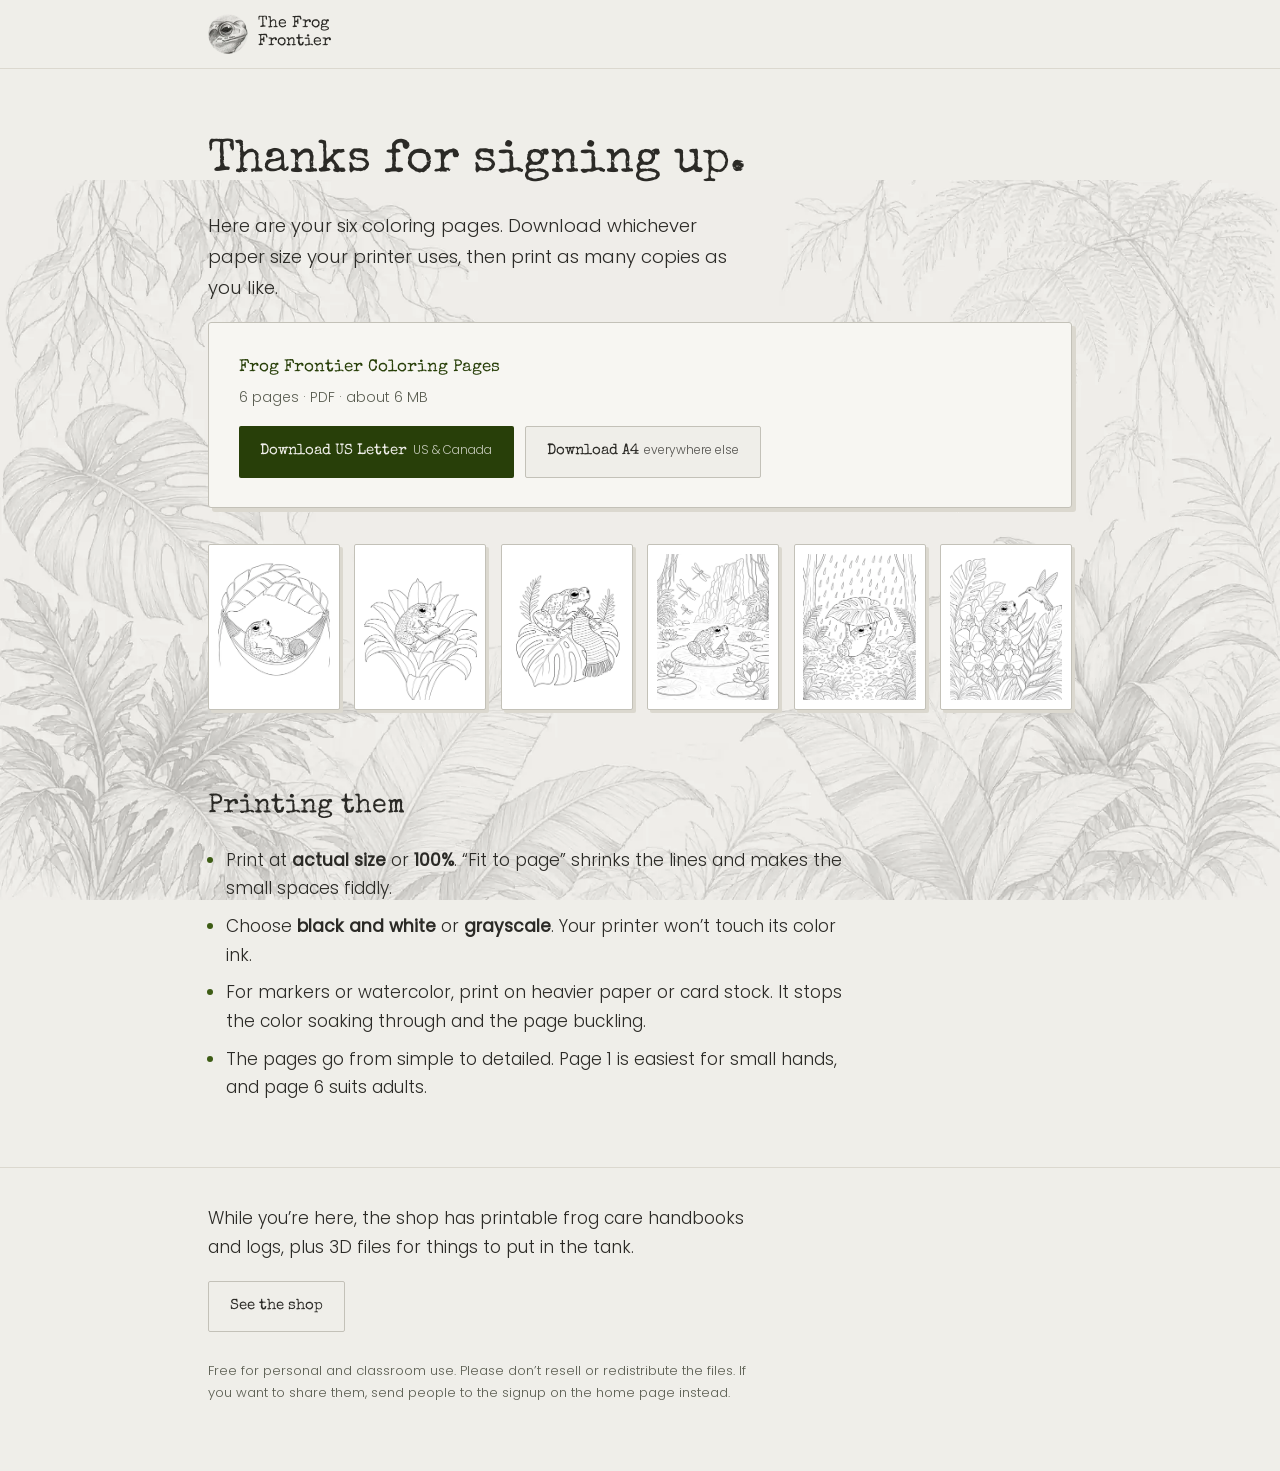
<file: public/coloring-pages-f7k2q9/index.html>
<!DOCTYPE html>
<!--
  THANK-YOU PAGE for the free coloring pages.

  Not linked from anywhere on the site, kept out of search results by the
  robots meta tag below and by X-Robots-Tag in public/_headers.

  This is "unlisted", not "secret": anyone who has the link can open it and
  pass it on. That's fine for a free gift. Don't use the same trick for
  anything you charge for.

  Point your mailing-list provider's "after confirmation" / thank-you
  redirect at:   https://thefrogfrontier.com/coloring-pages-f7k2q9/
-->
<html lang="en">
<head>
<meta charset="utf-8">
<meta name="viewport" content="width=device-width, initial-scale=1">
<meta name="robots" content="noindex, nofollow">
<title>Your coloring pages &mdash; The Frog Frontier</title>
<link rel="icon" href="../assets/favicon.ico" sizes="any">
<link rel="apple-touch-icon" href="../assets/apple-touch-icon.png">
<meta name="theme-color" content="#efeee9">
<link rel="preload" href="../fonts/SpecialElite-Regular.woff2" as="font" type="font/woff2" crossorigin>
<link rel="preload" href="../fonts/Poppins-Light.woff2" as="font" type="font/woff2" crossorigin>

<style>
@font-face{font-family:'Special Elite';src:url('../fonts/SpecialElite-Regular.woff2') format('woff2');font-weight:400;font-display:swap;}
@font-face{font-family:'Poppins';src:url('../fonts/Poppins-Light.woff2') format('woff2');font-weight:300;font-display:swap;}
@font-face{font-family:'Poppins';src:url('../fonts/Poppins-Regular.woff2') format('woff2');font-weight:400;font-display:swap;}

:root{
  --paper:#efeee9; --card:#f7f6f2; --ink:#2b2a26; --graphite:#5b5e52;
  --green:#283f09; --green-mid:#3d5c15; --rule:#c3c1b8; --faint:#dbd8cf;
  --type:'Special Elite','Courier New',monospace;
  --body:'Poppins','Helvetica Neue',Arial,sans-serif;
  --gutter:clamp(1.25rem,5vw,4rem);
}
*,*::before,*::after{box-sizing:border-box;}
html{-webkit-text-size-adjust:100%;}
body{margin:0;background:var(--paper);color:var(--ink);font-family:var(--body);font-weight:300;
  font-size:clamp(1rem,.97rem + .18vw,1.07rem);line-height:1.68;}
img{max-width:100%;height:auto;display:block;}
a{color:var(--green-mid);text-underline-offset:3px;}
:focus-visible{outline:2.5px solid var(--green);outline-offset:3px;border-radius:2px;}
@media (prefers-reduced-motion:reduce){*,*::before,*::after{transition-duration:.001ms!important;}}

.leaves{position:fixed;inset:0;z-index:-1;pointer-events:none;
  background:var(--paper) url('../assets/foliage.webp') no-repeat bottom center;background-size:100% auto;}

.wrap{max-width:62rem;margin-inline:auto;padding-inline:var(--gutter);}
h1,h2,h3{font-family:var(--type);font-weight:400;line-height:1.24;}
p{margin:0 0 1em;max-width:34rem;}

.masthead{border-bottom:1px solid var(--faint);background:var(--paper);}
.masthead .wrap{display:flex;align-items:center;min-height:4.25rem;}
.mark{display:flex;align-items:center;gap:.65rem;text-decoration:none;color:var(--ink);}
.mark img{width:40px;height:40px;border-radius:50%;}
.mark b{font-family:var(--type);font-weight:400;font-size:.98rem;line-height:1.12;}

.intro{padding-block:clamp(2.5rem,6vw,4rem) 1.5rem;}
.intro h1{font-size:clamp(1.9rem,1.3rem + 2.6vw,2.9rem);margin:0 0 .45em;}
.intro .lede{font-size:1.07em;}

.get{background:var(--card);border:1px solid var(--rule);border-radius:3px;
  box-shadow:4px 4px 0 var(--faint);padding:clamp(1.25rem,3vw,1.85rem);
  display:flex;flex-wrap:wrap;gap:1rem 2rem;align-items:center;justify-content:space-between;}
.get__what{margin:0;max-width:none;}
.get__what b{font-family:var(--type);font-weight:400;color:var(--green);font-size:1.08rem;display:block;}
.get__what span{font-size:.88rem;color:var(--graphite);}
.btns{display:flex;flex-wrap:wrap;gap:.7rem;}
.btn{font-family:var(--type);font-size:.95rem;text-decoration:none;display:inline-block;
  padding:.75rem 1.3rem;border-radius:2px;border:1.5px solid transparent;}
.btn--solid{background:var(--green);color:var(--paper);}
.btn--solid:hover{background:var(--green-mid);}
.btn--line{border-color:var(--rule);color:var(--ink);background:var(--paper);}
.btn--line:hover{border-color:var(--green);}
.btn small{font-family:var(--body);font-size:.75rem;opacity:.8;margin-left:.35rem;}

.pages{list-style:none;margin:2.25rem 0 0;padding:0;display:grid;gap:1rem;
  grid-template-columns:repeat(2,minmax(0,1fr));}
@media (min-width:36rem){.pages{grid-template-columns:repeat(3,minmax(0,1fr));gap:1.15rem;}}
@media (min-width:56rem){.pages{grid-template-columns:repeat(6,minmax(0,1fr));gap:.9rem;}}
.pages li{background:#fff;border:1px solid var(--rule);border-radius:2px;padding:.55rem;
  box-shadow:3px 3px 0 var(--faint);}
.pages img{aspect-ratio:1232/1600;width:100%;object-fit:contain;}

.tips{padding-block:clamp(2.5rem,6vw,3.5rem);}
.tips h2{font-size:clamp(1.3rem,1.1rem + 1vw,1.7rem);margin:0 0 .8em;}
.tips ul{margin:0;padding-left:1.15rem;max-width:40rem;}
.tips li{margin-bottom:.55rem;}
.tips li::marker{color:var(--green-mid);}

.next{background:rgba(239,238,233,.82);border-top:1px solid var(--faint);padding-block:2.25rem 3rem;}
.next p{margin-bottom:1.2rem;}
.foot{font-size:.82rem;color:var(--graphite);margin-top:1.75rem;}
</style>
</head>
<body>
<div class="leaves" aria-hidden="true"></div>

<header class="masthead">
  <div class="wrap">
    <a class="mark" href="/">
      <img src="../assets/frog-head.webp" alt="" width="40" height="40">
      <b>The Frog<br>Frontier</b>
    </a>
  </div>
</header>

<main>
  <section class="intro">
    <div class="wrap">
      <h1>Thanks for signing up.</h1>
      <p class="lede">Here are your six coloring pages. Download whichever paper size your printer
        uses, then print as many copies as you like.</p>

      <div class="get">
        <p class="get__what">
          <b>Frog Frontier Coloring Pages</b>
          <span>6 pages &middot; PDF &middot; about 6 MB</span>
        </p>
        <div class="btns">
          <a class="btn btn--solid" href="frog-frontier-coloring-pages-letter.pdf" download>
            Download US Letter<small>US &amp; Canada</small></a>
          <a class="btn btn--line" href="frog-frontier-coloring-pages-a4.pdf" download>
            Download A4<small>everywhere else</small></a>
        </div>
      </div>

      <ul class="pages" aria-label="What's in the download">
        <li><img src="thumbs/page-1.webp" width="520" height="675" loading="lazy" alt="A frog relaxing in a hammock under a banana leaf, with a ball of yarn"></li>
        <li><img src="thumbs/page-2.webp" width="520" height="675" loading="lazy" alt="A frog writing in a notebook on a bromeliad"></li>
        <li><img src="thumbs/page-3.webp" width="520" height="675" loading="lazy" alt="A frog knitting a striped scarf on a monstera leaf"></li>
        <li><img src="thumbs/page-4.webp" width="520" height="675" loading="lazy" alt="A frog on a lily pad by a waterfall, with dragonflies"></li>
        <li><img src="thumbs/page-5.webp" width="520" height="675" loading="lazy" alt="A frog holding a leaf over its head in the rain"></li>
        <li><img src="thumbs/page-6.webp" width="520" height="675" loading="lazy" alt="A frog among orchids, watching a hummingbird"></li>
      </ul>
    </div>
  </section>

  <section class="tips">
    <div class="wrap">
      <h2>Printing them</h2>
      <ul>
        <li>Print at <strong>actual size</strong> or <strong>100%</strong>. &ldquo;Fit to page&rdquo; shrinks the lines and makes the small spaces fiddly.</li>
        <li>Choose <strong>black and white</strong> or <strong>grayscale</strong>. Your printer won&rsquo;t touch its color ink.</li>
        <li>For markers or watercolor, print on heavier paper or card stock. It stops the color soaking through and the page buckling.</li>
        <li>The pages go from simple to detailed. Page 1 is easiest for small hands, and page 6 suits adults.</li>
      </ul>
    </div>
  </section>

  <section class="next">
    <div class="wrap">
      <p>While you&rsquo;re here, the shop has printable frog care handbooks and logs, plus 3D files for things to put in the tank.</p>
      <a class="btn btn--line" href="/#printables">See the shop</a>
      <p class="foot">Free for personal and classroom use. Please don&rsquo;t resell or redistribute the files.
        If you want to share them, send people to the signup on the home page instead.</p>
    </div>
  </section>
</main>
</body>
</html>
</file>
<file: public/site.css>
/* ==========================================================================
   The Frog Frontier - site stylesheet
   Part 1 and 2 are the brand kit's tokens.css and components/bundle.css,
   unchanged except for the grain image path. Part 3 is the page layout
   built around them. Change brand values in part 1, never in part 3.
   ========================================================================== */

/* Fonts are served from /fonts, not a CDN. All three are SIL Open Font
   License; the license files sit next to them. */
@font-face{font-family:"Fredoka";src:url("fonts/Fredoka.woff2") format("woff2");font-weight:300 700;font-display:swap;}
@font-face{font-family:"Sriracha";src:url("fonts/Sriracha.woff2") format("woff2");font-weight:400;font-display:swap;}
@font-face{font-family:"Neucha";src:url("fonts/Neucha.woff2") format("woff2");font-weight:400;font-display:swap;}

/* ---------- Part 1: tokens.css (from the brand kit) ---------- */
/* The Frog Frontier - tokens. Generated from tokens.json. */
:root {
  --paper: #F4EFE2;
  --paper-deep: #EAE2CC;
  --ink: #00595F;
  --teal: #00838A;
  --yellow: #FFE800;
  --green: #67B346;
  --pink: #FF48B0;
  --over-orange: #FF4100;
  --over-green: #67A300;
  --over-navy: #00255F;
  --line: #3B3A37;
  --space-1: 4px;
  --space-2: 8px;
  --space-3: 12px;
  --space-4: 16px;
  --space-6: 24px;
  --space-8: 32px;
  --space-12: 48px;
  --space-16: 64px;
  --radius-sm: 6px;
  --radius-md: 14px;
  --radius-pill: 999px;
  --offset-pink: 5px 5px 0 #FF48B0;
  --offset-yellow: 5px 5px 0 #FFE800;
  --font-display: "Fredoka", "Nunito", system-ui, sans-serif;
  --font-script: "Sriracha", "Comic Sans MS", cursive;
  --font-hand: "Neucha", "Comic Sans MS", cursive;
}
.display { font-family: var(--font-display); font-size: 72px; line-height: 0.95; font-weight: 700; letter-spacing: 0.01em; }
.h1 { font-family: var(--font-display); font-size: 44px; line-height: 1.05; font-weight: 700; }
.h2 { font-family: var(--font-display); font-size: 30px; line-height: 1.15; font-weight: 700; }
.h3 { font-family: var(--font-display); font-size: 24px; line-height: 1.2; font-weight: 600; }
.body { font-family: var(--font-display); font-size: 17px; line-height: 27px; font-weight: 400; }
.small { font-family: var(--font-display); font-size: 14px; line-height: 21px; font-weight: 500; }
.label { font-family: var(--font-display); font-size: 12px; line-height: 16px; font-weight: 600; letter-spacing: 0.08em; }
.script { font-family: var(--font-script); font-size: 20px; line-height: 26px; font-weight: 400; }
.hand { font-family: var(--font-hand); font-size: 22px; line-height: 26px; font-weight: 400; }

/* ---------- Part 2: components/bundle.css (from the brand kit) ---------- */
/* The Frog Frontier - shared component styles. Needs tokens.css and the three Google fonts. */
.ff-page { background: var(--paper); color: var(--ink); font-family: var(--font-display); }
.ff-riso { isolation: isolate; }                       /* wrap any group of overlapping inks */
.ff-riso > * { mix-blend-mode: multiply; }            /* inks are translucent: overlaps mix */
.ff-grain { position: relative; }
.ff-grain::after { content: ""; position: absolute; inset: 0; background: url("assets/riso-grain-256.png") 0 0 / 128px 128px; pointer-events: none; border-radius: inherit; }
.ff-disc { display: block; border-radius: 50%; aspect-ratio: 1; mix-blend-mode: multiply; }
.ff-disc--yellow { background: var(--yellow); } .ff-disc--pink { background: var(--pink); } .ff-disc--green { background: var(--green); } .ff-disc--teal { background: var(--teal); }
.ff-btn { display: inline-flex; align-items: center; gap: var(--space-2); padding: 12px 22px; border: 2px solid var(--ink); border-radius: var(--radius-pill); background: var(--ink); color: var(--paper); font: 600 16px/1 var(--font-display); text-decoration: none; cursor: pointer; box-shadow: var(--offset-pink); transition: transform .12s, box-shadow .12s; }
.ff-btn:hover { transform: translate(2px, 2px); box-shadow: 3px 3px 0 var(--pink); }
.ff-btn:active { transform: translate(5px, 5px); box-shadow: 0 0 0 var(--pink); }
.ff-btn:focus-visible { outline: 3px solid var(--teal); outline-offset: 3px; }
.ff-btn--ghost { background: transparent; color: var(--ink); box-shadow: var(--offset-yellow); }
.ff-btn--ghost:hover { box-shadow: 3px 3px 0 var(--yellow); }
.ff-title { margin: 0; color: var(--teal); font: 700 30px/1.15 var(--font-display); text-wrap: balance; }
.ff-title::after { content: ""; display: block; width: 96px; height: 8px; margin-top: var(--space-3); border-radius: var(--radius-pill); background: var(--pink); }
.ff-title--center { text-align: center; } .ff-title--center::after { margin-inline: auto; }
.ff-eyebrow { display: block; margin-bottom: var(--space-1); color: var(--ink); font: 400 18px/1.3 var(--font-script); }
.ff-card { position: relative; display: flex; flex-direction: column; gap: var(--space-3); padding: var(--space-6); border: 2px solid var(--ink); border-radius: var(--radius-md); background: var(--paper-deep); box-shadow: var(--offset-pink); color: var(--ink); }
.ff-card__art { position: relative; display: grid; place-items: center; aspect-ratio: 4 / 3; isolation: isolate; }
.ff-card__art > .ff-disc { position: absolute; }
.ff-card__art > img { position: relative; max-width: 62%; max-height: 80%; mix-blend-mode: multiply; }
.ff-card__name { margin: 0; color: var(--teal); font: 600 24px/1.2 var(--font-display); }
.ff-card__note { margin: 0; font: 400 16px/1.3 var(--font-script); }
.ff-card__row { display: flex; align-items: center; justify-content: space-between; gap: var(--space-4); margin-top: auto; }
.ff-card__price { font: 700 22px/1 var(--font-display); }
.ff-stamp { display: inline-block; padding: 7px 14px; border: 2.5px solid var(--pink); border-radius: var(--radius-sm); outline: 1px solid var(--pink); outline-offset: -6px; color: var(--pink); font: 700 24px/1 var(--font-display); letter-spacing: .04em; text-transform: uppercase; transform: rotate(-2.2deg); }
.ff-hero { position: relative; display: grid; grid-template-columns: minmax(0, 1fr) minmax(0, 1.5fr) minmax(0, 1fr); align-items: center; gap: var(--space-6); padding: var(--space-8) var(--space-6); background: var(--paper); overflow: hidden; isolation: isolate; }
.ff-hero__side { position: relative; aspect-ratio: 1; }
.ff-hero__side > * { position: absolute; mix-blend-mode: multiply; }
.ff-hero__name { margin: 0; color: var(--teal); font: 700 clamp(40px, 7vw, 84px)/.95 var(--font-display); text-align: center; text-transform: uppercase; }
.ff-hero__est { display: flex; align-items: center; justify-content: center; gap: var(--space-4); margin-top: var(--space-4); color: var(--ink); font: 400 20px/1 var(--font-script); }
.ff-hero__est::before, .ff-hero__est::after { content: ""; flex: 0 1 120px; height: 8px; border-radius: var(--radius-pill); background: var(--pink); }
@media (max-width: 640px) { .ff-hero { grid-template-columns: 1fr; } .ff-hero__side { max-width: 240px; margin-inline: auto; width: 100%; } .ff-hero__side--leaves { display: none; } }

/* ---------- Part 3: page layout ---------- */
*,*::before,*::after{box-sizing:border-box;}
html{-webkit-text-size-adjust:100%;scroll-behavior:smooth;scroll-padding-top:84px;}
@media (prefers-reduced-motion:reduce){
  html{scroll-behavior:auto;}
  *,*::before,*::after{transition-duration:.001ms!important;animation-duration:.001ms!important;}
}
body{margin:0;background:var(--paper);color:var(--ink);
  font:400 17px/27px var(--font-display);overflow-x:hidden;}
img{max-width:100%;height:auto;display:block;}
p{margin:0 0 var(--space-4);max-width:65ch;}
p:last-child{margin-bottom:0;}
a{color:var(--ink);text-decoration:underline;text-decoration-color:var(--pink);
  text-decoration-thickness:2px;text-underline-offset:3px;}
a:hover{text-decoration-color:var(--ink);}
:focus-visible{outline:3px solid var(--teal);outline-offset:3px;border-radius:var(--radius-sm);}
strong{font-weight:600;}
.sr-only{position:absolute;left:-9999px;}

.wrap{max-width:1120px;margin-inline:auto;padding-inline:clamp(20px,5vw,48px);}
.section{position:relative;padding-block:var(--space-12);overflow:hidden;overflow:clip;}
@media (min-width:768px){.section{padding-block:var(--space-16);}}
.section--deep{background:var(--paper-deep);}
.section__intro{margin-bottom:var(--space-8);}
.section__intro p{margin-top:var(--space-4);}
.subhead{margin:0 0 var(--space-2);font:600 20px/1.25 var(--font-display);color:var(--ink);}

/* ---- top bar */
.bar{position:sticky;top:0;z-index:30;background:var(--paper);border-bottom:2px solid var(--ink);}
.bar .wrap{display:flex;align-items:center;justify-content:space-between;gap:var(--space-4);min-height:68px;}
.mark{display:flex;align-items:center;gap:var(--space-3);text-decoration:none;font:700 18px/1.05 var(--font-display);}
.mark__logo{position:relative;width:48px;height:48px;flex:none;isolation:isolate;}
.mark__logo > *{position:absolute;mix-blend-mode:multiply;}
.nav{display:flex;align-items:center;gap:clamp(12px,2.2vw,28px);}
.nav a{font:500 16px/1 var(--font-display);text-decoration:none;padding-block:6px;border-bottom:3px solid transparent;}
.nav a:hover{border-bottom-color:var(--pink);}
@media (max-width:820px){.nav .hide-md{display:none;}}
@media (max-width:440px){.nav .hide-sm{display:none;}}
@media (max-width:360px){.nav .hide-xs{display:none;}}
@media (max-width:420px){.mark span.mark__name{font-size:15px;}.nav{gap:10px;}.nav a{font-size:14px;}.mark__logo{width:40px;height:40px;}}

/* ---- hero additions (the kit allows one line of text and a button under Est.) */
.ff-hero{padding-block:var(--space-8) var(--space-12);}
.ff-hero__side{width:100%;max-width:320px;justify-self:center;}
.hero__copy{margin-top:var(--space-6);text-align:center;}
.hero__lead{margin:0 auto var(--space-3);color:var(--teal);font:600 24px/1.2 var(--font-display);}
.hero__copy p{margin-inline:auto;max-width:44ch;}
.hero__actions{display:flex;flex-wrap:wrap;justify-content:center;gap:var(--space-4);margin-top:var(--space-6);}
.hero__note{margin-top:var(--space-6)!important;font:500 14px/21px var(--font-display);}
.ff-hero__est{white-space:nowrap;}
@media (max-width:640px){.ff-hero{gap:var(--space-4);padding-top:var(--space-6);}.ff-hero__side{max-width:240px;}}

/* ---- decorative leaves at section edges; they drop away before text does */
.leafy{position:absolute;pointer-events:none;mix-blend-mode:multiply;z-index:0;}
.section > .wrap{position:relative;z-index:1;}
@media (max-width:1279px){.leafy{display:none;}}

/* ---- product grid */
.grid{display:grid;gap:var(--space-8);grid-template-columns:minmax(0,1fr);list-style:none;margin:0;padding:0;}
@media (min-width:640px){.grid{grid-template-columns:repeat(2,minmax(0,1fr));}}
@media (min-width:980px){
  .grid--products{grid-template-columns:repeat(6,minmax(0,1fr));}
  .grid--products > li{grid-column:span 2;}
  .grid--products > li.wide{grid-column:span 3;}
  .grid--three{grid-template-columns:repeat(3,minmax(0,1fr));}
}
.grid > li{display:flex;}
.grid > li > .ff-card{flex:1;}
.ff-card__art{max-height:210px;width:100%;}
.ff-card__art > img{transform:rotate(var(--tilt,0deg));}
.ff-card__blurb{margin:0;font:400 15px/23px var(--font-display);}
.ff-card__row .ff-btn{white-space:nowrap;}
.ff-card__price small{display:block;margin-top:6px;font:500 13px/1 var(--font-display);}
.ff-card--soon{box-shadow:var(--offset-yellow);}
.card__top{display:flex;flex-wrap:wrap;align-items:center;gap:var(--space-2) var(--space-3);}
.tag{display:inline-block;padding:5px 10px;border:2px solid var(--ink);border-radius:var(--radius-pill);
  background:var(--yellow);color:var(--ink);font:600 12px/16px var(--font-display);letter-spacing:.08em;white-space:nowrap;}
.tag--soon{background:transparent;border-style:dashed;}
.spec{list-style:none;margin:0;padding:0;font:500 14px/21px var(--font-display);}
.spec li{position:relative;padding-left:20px;}
.spec li::before{content:"";position:absolute;left:0;top:6px;width:9px;height:9px;border-radius:50%;background:var(--ink);}
.ff-card--soon .spec li::before{background:transparent;border:2px solid var(--ink);}

/* ---- panels and notes */
.note{padding:var(--space-6);border:2px solid var(--ink);border-radius:var(--radius-md);
  background:var(--paper-deep);box-shadow:var(--offset-yellow);}
.section--deep .note{background:var(--paper);}
.section--deep .ff-card,.section--deep .sample{background:var(--paper);}
.card__photo{display:block;width:100%;height:auto;aspect-ratio:16/9;object-fit:cover;border:2px solid var(--ink);border-radius:var(--radius-sm);box-shadow:var(--offset-yellow);}
.card__photo--square{aspect-ratio:1/1;}
.note p{font-size:16px;line-height:25px;}
.stack{display:grid;gap:var(--space-8);}
.split{display:grid;gap:var(--space-8) var(--space-12);grid-template-columns:minmax(0,1fr);}
@media (min-width:860px){.split{grid-template-columns:minmax(0,1fr) minmax(0,1fr);align-items:start;}}

/* ---- the filled-in sample, in the hand-lettered face */
.sample{margin-top:var(--space-8);max-width:420px;padding:var(--space-6);border:2px solid var(--ink);
  border-radius:var(--radius-md);background:var(--paper-deep);box-shadow:var(--offset-pink);}
.sample__label{display:block;font:600 12px/16px var(--font-display);letter-spacing:.08em;}
.sample__line{min-height:34px;margin-bottom:var(--space-4);border-bottom:2px solid var(--ink);
  font:400 24px/32px var(--font-hand);color:var(--teal);}
.sample__cap{margin:0;font:400 18px/1.3 var(--font-script);}

/* ---- videos */
.film{display:flex;flex-direction:column;width:100%;border:2px solid var(--ink);border-radius:var(--radius-md);
  background:var(--paper);box-shadow:var(--offset-pink);overflow:hidden;}
.film__frame{position:relative;display:block;width:100%;aspect-ratio:16/9;padding:0;border:0;
  border-bottom:2px solid var(--ink);background:var(--paper);cursor:pointer;overflow:hidden;isolation:isolate;}
.film__frame > .ff-disc{position:absolute;}
.film__frame > img{position:absolute;inset:0;width:100%;height:100%;object-fit:cover;}
.film__frame iframe{position:absolute;inset:0;width:100%;height:100%;border:0;}
.film__play{position:absolute;left:50%;top:50%;transform:translate(-50%,-50%);display:grid;place-items:center;
  width:64px;height:64px;border-radius:50%;background:var(--ink);border:2px solid var(--ink);box-shadow:4px 4px 0 var(--pink);}
.film__play::after{content:"";margin-left:5px;border-left:18px solid var(--paper);
  border-top:11px solid transparent;border-bottom:11px solid transparent;}
.film__frame:hover .film__play{transform:translate(calc(-50% + 2px),calc(-50% + 2px));box-shadow:2px 2px 0 var(--pink);}
.film__body{padding:var(--space-4) var(--space-6) var(--space-6);}
.film__body p{font-size:15px;line-height:23px;}

/* ---- signup */
.signup{position:relative;padding:clamp(24px,5vw,48px);border:2px solid var(--ink);border-radius:var(--radius-md);
  background:var(--paper);box-shadow:var(--offset-pink);overflow:hidden;isolation:isolate;}
.signup__copy{position:relative;z-index:1;max-width:560px;}
.signup__art{position:absolute;right:-70px;bottom:-90px;width:380px;height:380px;z-index:0;}
.signup__art > *{position:absolute;mix-blend-mode:multiply;}
@media (max-width:900px){.signup__art{display:none;}}
.signup .ff-stamp{margin-bottom:var(--space-6);}
.signup form{display:flex;flex-wrap:wrap;gap:var(--space-4);margin-top:var(--space-6);}
.signup input{flex:1 1 240px;min-width:0;padding:12px 20px;border:2px solid var(--ink);border-radius:var(--radius-pill);
  background:var(--paper);color:var(--ink);font:400 16px/1.2 var(--font-display);}
.signup input::placeholder{color:var(--ink);opacity:.82;}
.fineprint{margin-top:var(--space-4)!important;font:500 14px/21px var(--font-display);}

/* ---- questions */
.faq{max-width:760px;}
.faq details{border-bottom:2px solid var(--ink);}
.faq details:first-of-type{border-top:2px solid var(--ink);}
.faq summary{position:relative;padding:var(--space-4) 44px var(--space-4) 0;list-style:none;cursor:pointer;
  font:600 18px/1.3 var(--font-display);}
.faq summary::-webkit-details-marker{display:none;}
.faq summary::after{content:"+";position:absolute;right:4px;top:50%;transform:translateY(-50%);display:grid;place-items:center;
  width:28px;height:28px;border:2px solid var(--ink);border-radius:50%;background:var(--yellow);font:700 18px/1 var(--font-display);}
.faq details[open] summary::after{content:"\2013";}
.faq details p{padding-bottom:var(--space-4);font-size:16px;line-height:25px;max-width:none;}

/* ---- footer */
.foot{border-top:2px solid var(--ink);padding-block:var(--space-8) var(--space-12);font:500 14px/21px var(--font-display);}
.foot .wrap{display:flex;flex-wrap:wrap;gap:var(--space-6) var(--space-12);justify-content:space-between;align-items:flex-end;}
.foot__name{margin:0 0 var(--space-2);font:700 18px/1.1 var(--font-display);}
.foot p{max-width:none;}
.follow{margin-top:var(--space-3);}
.follow a{margin-left:var(--space-3);}

/* links still waiting for a real address */
.link-pending{opacity:.55;pointer-events:none;}

/* ---- small pages (thank-you, check your inbox) */
.page{padding-block:var(--space-12) var(--space-16);}
.page h1{margin:0;color:var(--teal);font:700 clamp(32px,5vw,44px)/1.05 var(--font-display);text-wrap:balance;}
.page h1::after{content:"";display:block;width:96px;height:8px;margin-top:var(--space-3);border-radius:var(--radius-pill);background:var(--pink);}
.page .lede{margin-top:var(--space-6);}
.get{display:flex;flex-wrap:wrap;align-items:center;justify-content:space-between;gap:var(--space-4) var(--space-8);
  margin-top:var(--space-8);padding:var(--space-6);border:2px solid var(--ink);border-radius:var(--radius-md);
  background:var(--paper-deep);box-shadow:var(--offset-pink);}
.get__what{margin:0;}
.get__what b{display:block;color:var(--teal);font:600 24px/1.2 var(--font-display);}
.get__what span{font:400 16px/1.3 var(--font-script);}
.btns{display:flex;flex-wrap:wrap;gap:var(--space-4);}
.ff-btn small{font:500 12px/1 var(--font-display);opacity:.85;}
.pages{list-style:none;margin:var(--space-8) 0 0;padding:0;display:grid;gap:var(--space-4);grid-template-columns:repeat(2,minmax(0,1fr));}
@media (min-width:600px){.pages{grid-template-columns:repeat(3,minmax(0,1fr));}}
@media (min-width:920px){.pages{grid-template-columns:repeat(6,minmax(0,1fr));}}
.pages li{padding:8px;border:2px solid var(--ink);border-radius:var(--radius-sm);background:var(--paper);}
.pages img{width:100%;aspect-ratio:1232/1600;object-fit:contain;mix-blend-mode:multiply;}
.tips{margin:0;padding-left:22px;max-width:65ch;}
.tips li{margin-bottom:var(--space-2);}
.steps{list-style:none;counter-reset:s;margin:var(--space-8) 0 0;padding:0;max-width:560px;}
.steps li{counter-increment:s;position:relative;padding:4px 0 var(--space-4) 52px;}
.steps li::before{content:counter(s);position:absolute;left:0;top:0;display:grid;place-items:center;width:36px;height:36px;
  border:2px solid var(--ink);border-radius:50%;background:var(--yellow);font:700 17px/1 var(--font-display);}
</file>
